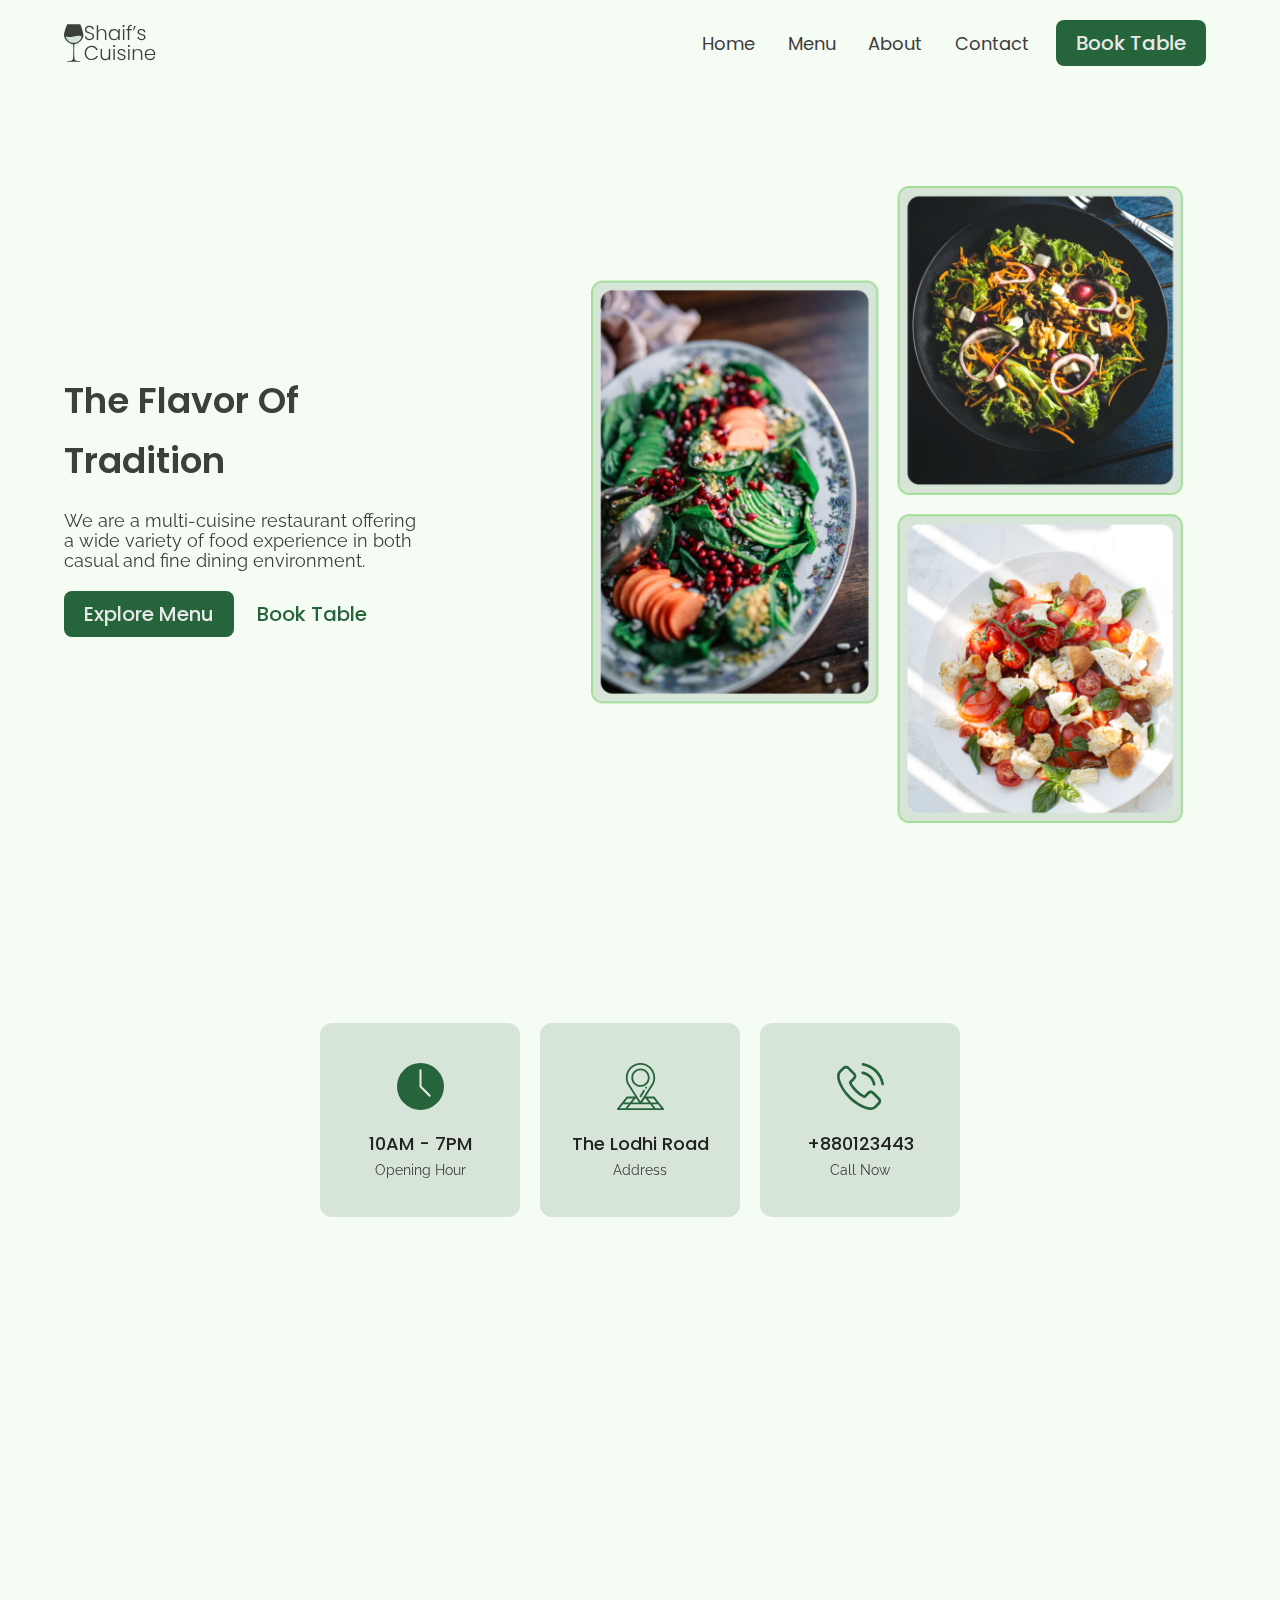
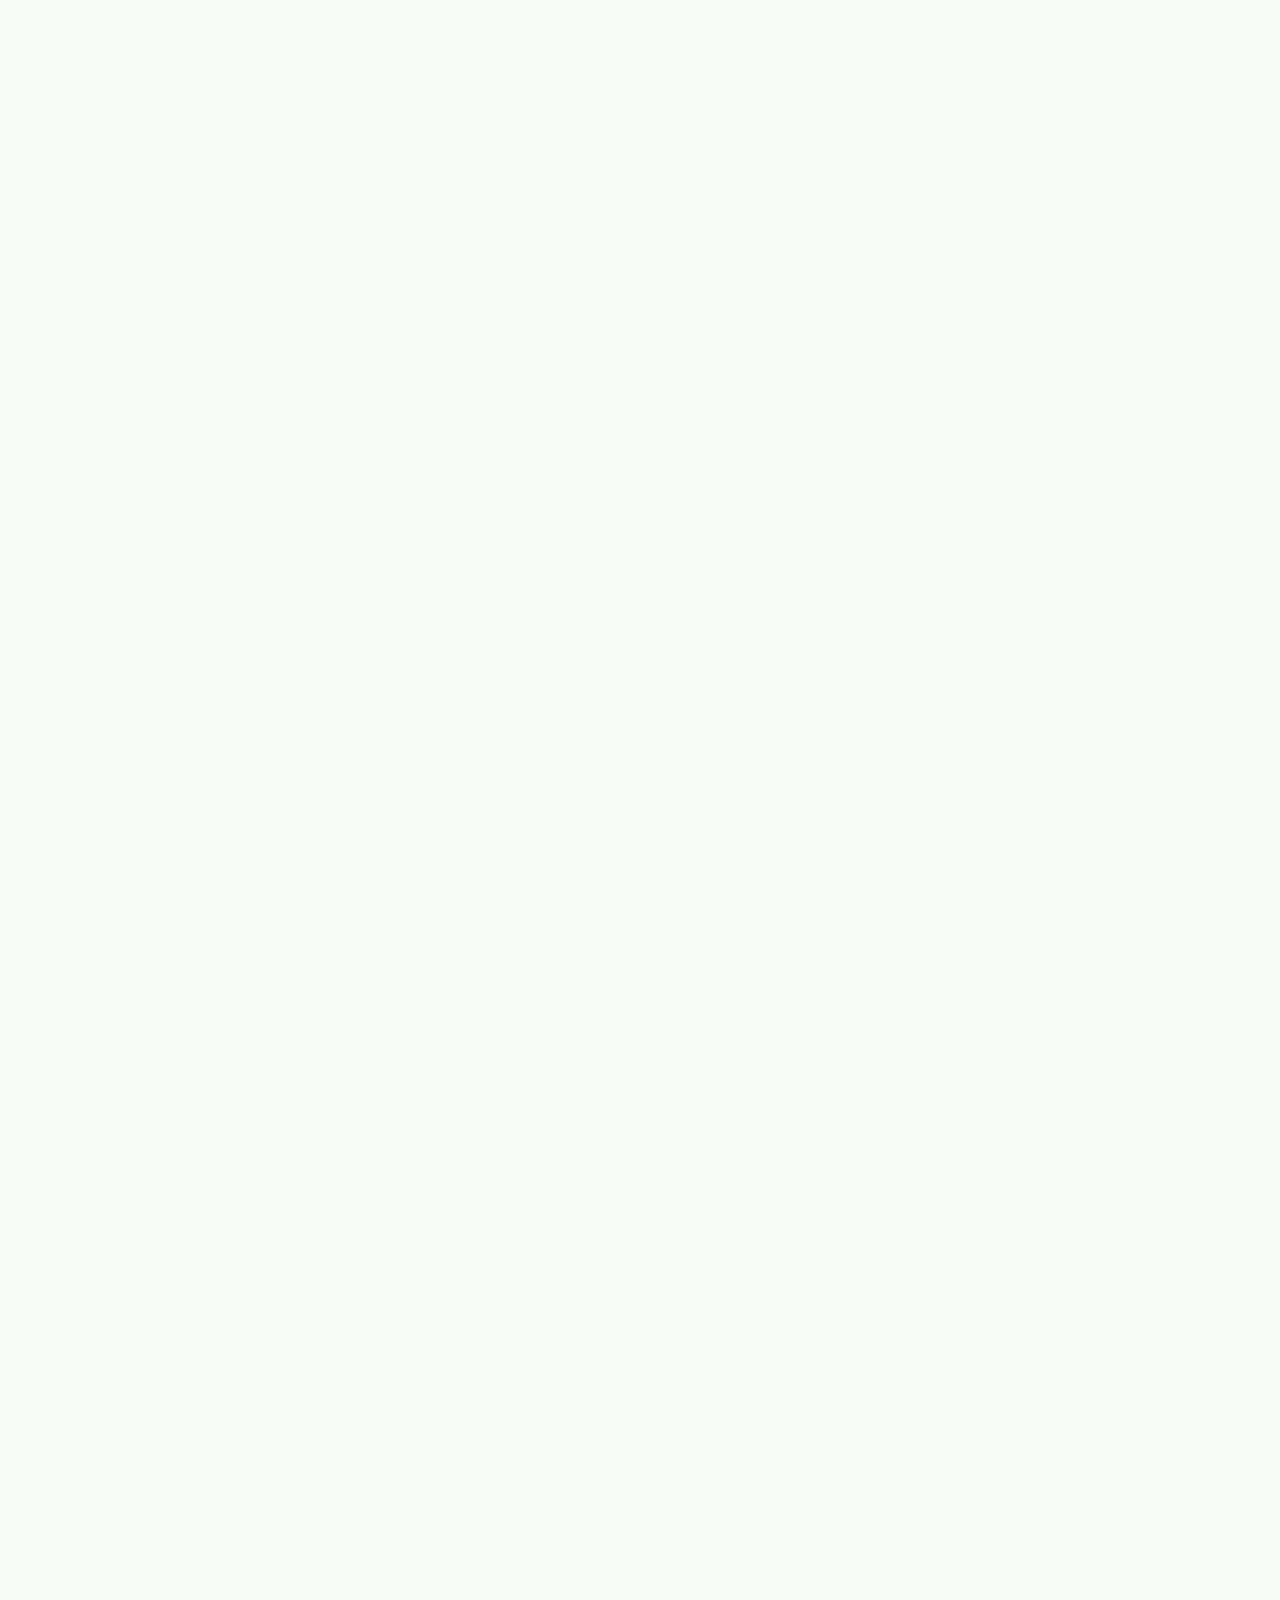
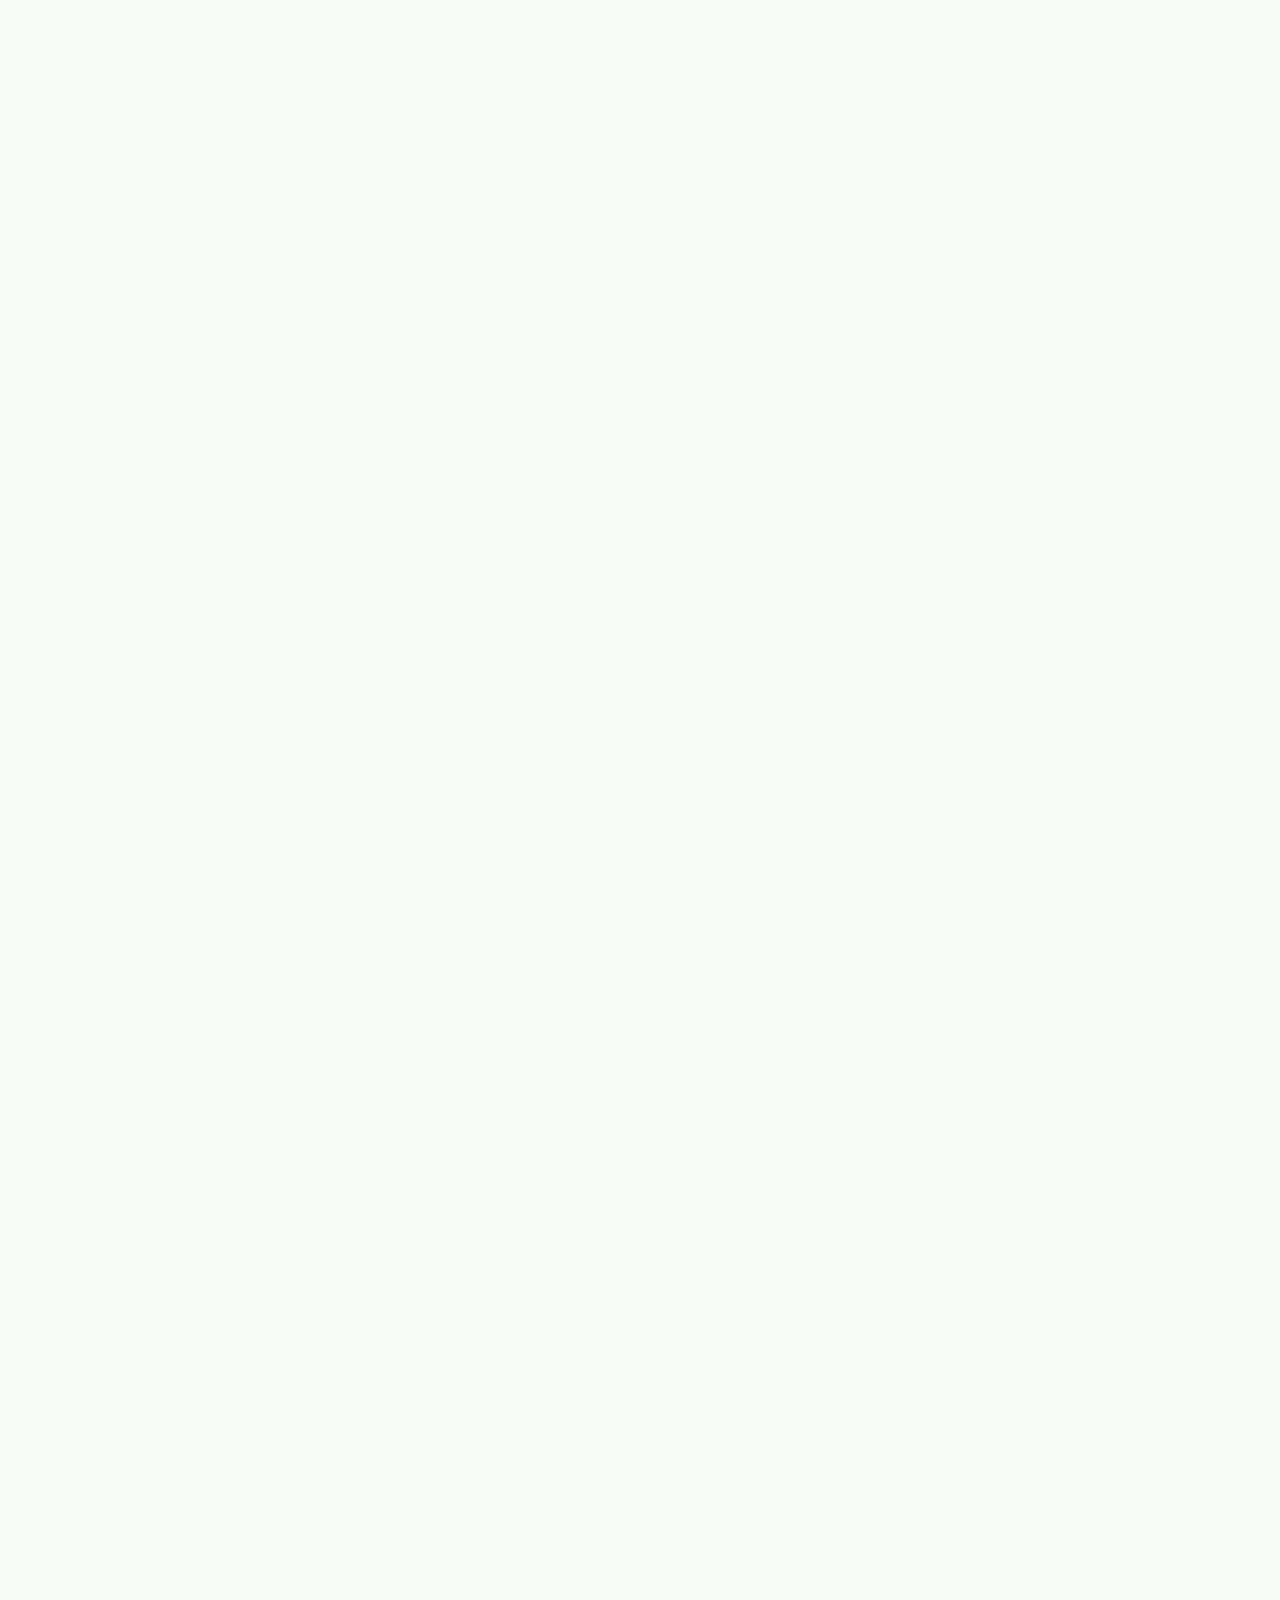
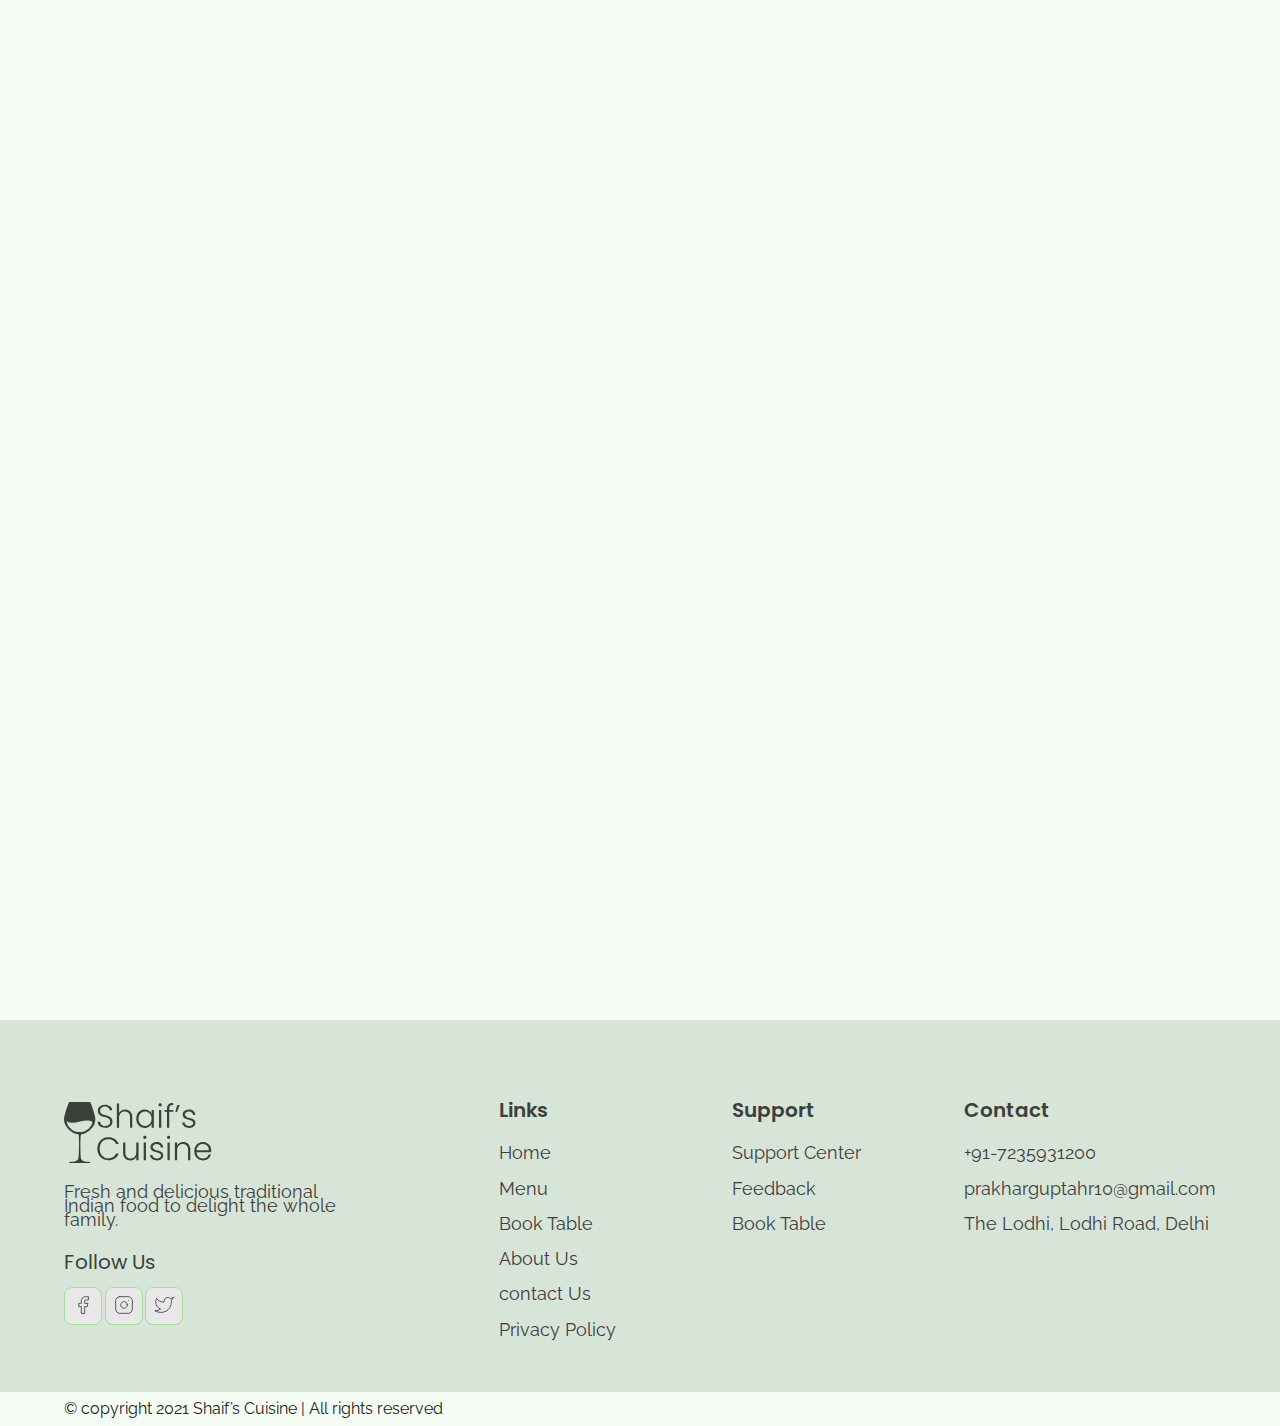
<file: index.html>
<!DOCTYPE html>
<html lang="en">
<head>
    <meta charset="UTF-8">
    <meta http-equiv="X-UA-Compatible" content="IE=edge">
    <meta name="viewport" content="width=device-width, initial-scale=1.0">
    <title>Home | shaif-s-cuisine </title>
    <link rel="stylesheet" href="/reset.css">
    <link rel="stylesheet" href="/gloabal.css">
    <link rel="stylesheet" href="/component.css">
    <link rel="stylesheet" href="/home.css">
    <link rel="shortcut icon" href="./images/favicon.ico" type="image/x-icon">
    <!-- aos css -->
    <link rel="stylesheet" href="https://unpkg.com/aos@next/dist/aos.css" />
    <!-- custom script -->
    <script src="./index1.js" defer></script>
    
</head>
<body>
    <!-- nav section -->
    <div class="nav">
        <div class="container">
            <div class="nav-wrapper">
                <a href="./index.html" class="logo">
                    <img src="./images/logo.svg" alt="shaif-s-cuisine" loading="lazy">
                </a>
                <nav>

                    <!-- hamburger icon -->
                    <div class="nav-icon">
                        <svg xmlns="http://www.w3.org/2000/svg" width="24" height="24" viewBox="0 0 24 24" fill="none"
                        stroke="currentColor" stroke-width="2" stroke-linecap="round" stroke-linejoin="round"
                        class="feather feather-menu">
                        <line x1="3" y1="12" x2="21" y2="12" />
                        <line x1="3" y1="6" x2="21" y2="6" />
                        <line x1="3" y1="18" x2="21" y2="18" />
                        </svg>
                    </div>

                    <!-- for mobile view slider ** -->
                    <div class="nav-bgOverlay"></div>

                    <ul class="nav-list ">
                    
                        <!-- cross icon -->
                        <div class="nav-close">
                            <svg  xmlns="http://www.w3.org/2000/svg" width="24" height="24" viewBox="0 0 24 24" fill="none"
                            stroke="currentColor" stroke-width="2" stroke-linecap="round" stroke-linejoin="round"
                            class="feather feather-x">
                            <line x1="18" y1="6" x2="6" y2="18" />
                            <line x1="6" y1="6" x2="18" y2="18" />
                            </svg>
                        </div>

                        <!-- nav-list headings -->
                        <div class="nav-list-wrapper">

                            <li> <a href="./index.html" class="nav-link">Home</a></li>

                            <li><a href="./menu.html" class="nav-link">Menu</a></li>

                            <li><a href="./about.html" class="nav-link">About</a></li>

                            <li><a href="./contact.html" class="nav-link">Contact</a></li>

                            <li><a href="./booking.html" class="btn primary-btn">Book Table</a></li>
                        </div>
                    </ul>
                </nav>
            </div>
        </div>
    </div>
    <!-- end of nav section -->



    
    <!-- start of hero section -->
    <section id="hero">
        <div class="container">
            <div class="hero-wrapper">
                <!-- left section -->
                <div class="hero-left" data-aos="fade-left">
                    <div class="hero-left-wrapper">
                        <!-- left-main-heading -->
                        <h1 class="hero-heading">
                            The flavor of tradition
                        </h1>
                        <!-- left-para-content -->
                        <p class="hero-info">
                            We are a multi-cuisine restaurant offering a wide 
                            variety of food experience in both casual and fine 
                            dining environment.
                        </p>
                        <!-- left-button-section -->
                        <div class="button-wrapper">
                            <!-- Explore Menu button -->
                            <a href="" class="btn primary-btn">Explore Menu</a>
                            <!-- book table link -->
                            <a href="" class="btn">Book Table</a>
                        </div>
                    </div>
                </div>
                <!-- right section -->
                <div class="hero-right" data-aos="fade-right">
                    <div class="hero-image-wrapper">
                        <img src="./images/heroImg.png" alt="Food image" loading="lazy">
                    </div>
                </div>
            </div>
        </div>
    </section>
    <!-- end of hero section -->




    <!-- store info start-->
    <section id="store-info" data-aos="fade-up">
        <div class="container">
            <div class="store-info-wrapper">
                <!-- icon 1 div -->
                <div class="store-info-item">
                    <!-- image div -->
                    <div class="store-info-icon">
                        <img src="/images/wall-clock-icon.svg" alt="" loading="lazy">
                    </div>
                    <!-- timing -->
                    <h3 class="store-info-title">
                        10AM - 7PM
                    </h3>
                    <!-- content -->
                    <p class="store-info-text">
                        Opening Hour
                    </p>
                </div>
                <!-- icon 2 div -->
                <div class="store-info-item">
                    <!-- image div -->
                    <div class="store-info-icon">
                        <img src="/images/address-icon.svg" alt="" loading="lazy">
                    </div>
                    <!-- timing -->
                    <h3 class="store-info-title">
                        The Lodhi Road
                    </h3>
                    <!-- content -->
                    <p class="store-info-text">
                        Address
                    </p>
                </div>
                <!-- icon-3 div -->
                <div class="store-info-item">
                    <!-- image div -->
                    <div class="store-info-icon">
                        <img src="/images/phone-icon.svg" alt="" loading="lazy">
                    </div>
                    <!-- timing -->
                    <h3 class="store-info-title">
                        +880123443
                    </h3>
                    <!-- content -->
                    <p class="store-info-text">
                        Call Now
                    </p>
                </div>
            </div>
        </div>
    </section>
    <!-- store info end -->




    <!-- special section start -->
    <section id="our-special" data-aos="fade-up">

        <div class="container">

            <div class="our-special-wrapper">

                <!-- left section -->
                <div class="our-special-left">

                    <!-- food-1  -->
                    <div class="our-special-item">

                        <div class="our-special-item-image">
                            <img src="./images/food-3.png" alt="" loading="lazy">
                        </div>

                        <h2 class="our-special-item-title">Sweet Potato Fries Bowl</h2>

                        <h3 class="our-special-item-price">$18</h3>

                        <div class="our-special-item-star">
                            <img src="./images/3star.png" alt="3star" loading="lazy">
                        </div>

                        <p class="our-special-item-text">
                            These Sweet Potato Fries bowl are a glorious, 
                            messy plate of goodness. Crispy sweet potato 
                            fries loaded with lots of fresh summer vegetables 
                            and a lime ranch. By adding a seasoning blend 
                            with chipotle powder, garlic, and onion, these 
                            spicy sweet potato fries are full of flavor.
                        </p>
                    </div>

                    <!-- food-2 -->
                    <div class="our-special-item">

                        <div class="our-special-item-image">
                            <img src="./images/food-1.png" alt="" loading="lazy">
                        </div>

                        <h2 class="our-special-item-title">Vegan Salad bowl</h2>

                        <h3 class="our-special-item-price">$18</h3>

                        <div class="our-special-item-star">
                            <img src="./images/3star.png" alt="3star" loading="lazy">
                        </div>

                        <p class="our-special-item-text">
                            Vegan salad bowl are immensely satisfying with any 
                            combination of whole grains, pulses, noodles, raw 
                            or cooked fruits, and veggies all topped off with 
                            a delicious sauce or dressing – each bite is an 
                            explosion of flavors and textures.
                        </p>
                    </div>

                </div>

                <!-- right section -->
                <div class="our-special-right">

                    <h2 class="our-special-right-title">Our Specials</h2>

                    <p class="our-special-right-text">
                        All of our food is prepared daily at 
                        our restaurants to ensure the highest
                        quality, freshest meals are delivered 
                        to our customers
                    </p>

                    <a href="./booking.html" class="btn primary-btn">Book Table</a>
                </div>

            </div>

        </div>
    </section>
    <!-- special section end -->




    <!-- top dishes section start -->
    <section id="dish-grid" data-aos="fade-up">
        <div class="container">
            <h2 class="dish-grid-title">Top Dishes</h2>
            <div class="dish-grid-wrapper">

                <!-- item no -1 -->
                <div class="dish-grid-item">

                    <!-- food image -->
                    <div class="dish-grid-item-image">
                        <img src="./images/food-1.png" alt="" loading="lazy">
                    </div>

                    <!-- desc wrap -->
                    <div class="dish-grid-item-info">
                        <!-- dish name -->
                        <h3 class="dish-grid-item-title">Vegan Salad bowl</h3>
                        <!-- dish price -->
                        <h3 class="dish-grid-item-price">$12</h3>
                        <!-- dish rating -->
                        <div class="dish-grid-item-star">
                            <img src="./images/3star.png" alt="">
                        </div>
                    </div>
                </div>

                <!-- item no-2 -->
                <div class="dish-grid-item">
                    
                    <!-- food image -->
                    <div class="dish-grid-item-image">
                        <img src="./images/food-2.png" alt="" loading="lazy">
                    </div>

                    <!-- desc wrap -->
                    <div class="dish-grid-item-info">
                        <!-- dish name -->
                        <h3 class="dish-grid-item-title">Vegan Pesto Zoodles</h3>
                        <!-- dish price -->
                        <h3 class="dish-grid-item-price">$20</h3>
                        <!-- dish rating -->
                        <div class="dish-grid-item-star">
                            <img src="./images/3star.png" alt="">
                        </div>
                    </div>
                </div>

                <!-- item no-3 -->
                <div class="dish-grid-item">
                    
                    <!-- food image -->
                    <div class="dish-grid-item-image">
                        <img src="./images/food-7.png" alt="" loading="lazy">
                    </div>

                    <!-- desc wrap -->
                    <div class="dish-grid-item-info">
                        <!-- dish name -->
                        <h3 class="dish-grid-item-title">Hot Green Bowl</h3>
                        <!-- dish price -->
                        <h3 class="dish-grid-item-price">$15</h3>
                        <!-- dish rating -->
                        <div class="dish-grid-item-star">
                            <img src="./images/3star.png" alt="">
                        </div>
                    </div>
                </div>

            </div>
        </div>
    </section>
    <!-- top dishes section end -->




    <!-- discount section start -->
    <section id="discount" data-aos="fade-up">
        <div class="container">
            
            <div class="discount-wrapper">

                <div class="discount-image">

                    <!-- image 1 -->
                    <div class="discount-image-1">
                        <img src="./images/food-5.png" loading="lazy" alt="">
                    </div>
                    <!-- image 2 -->
                    <div class="discount-image-2">
                        <img src="./images/food-6.png" loading="lazy" alt="">
                    </div>
                    <!-- image-3 -->
                    <div class="discount-image-3">
                        <img src="./images/food-4.png" loading="lazy" alt="">
                    </div>

                </div>

                <div class="discount-info">

                    <h3 class="discount-text">20% off</h3>

                    <h3 class="discount-title">Demo Dish For Discount</h3>

                    <h3 class="discount-price">
                        <span class="discount-old-price">$45
                        </span>
                        <span class="discount-new-price">$35</span>
                    </h3>

                    <div class="discount-star">
                        <img src="./images/3star.png" loading="lazy" alt="">
                    </div>

                    <a href="./booking.html" class="btn primary-btn">Book Table</a>

                </div>

            </div>
        </div>
    </section>
    <!-- discount section end -->




    <!-- Event Media section start -->
    <section id="event-media" data-aos="fade-up">
        <div class="container">
            <div class="event-media-wrapper">

                <div class="event-media-1">
                    <img src="./images/eventsMedia1.png" alt="">

                    <a href="#" class="event-media-1-play-button">
                        <img src="./images/playIcon.svg" alt="play-button">
                    </a>
                </div>

                <div class="event-media-2">
                    <img src="./images/eventsMedia2.png" alt="">
                </div>

            </div>
        </div>
    </section>
    <!-- Event Media section end -->




    <!-- event info section start -->
    <section id="event-info" data-aos="fade-up">
        <div class="container">
            <div class="event-info-wrapper">

                <div class="event-info-left">

                    <div class="event-info-item">

                        <div class="event-info-item-image">
                            <img src="./images/event-corporate.png" loading="lazy" alt="">
                        </div>

                        <div class="event-info-item-info">
                            <h2 class="event-info-item-title">Corporate Events</h2>
                            <p class="event-info-item-text">
                                Shaif's Cuisine is the perfect
                                venue for your corporate events.
                                We specialize in private parties.
                            </p>
                        </div>

                    </div>

                    <div class="event-info-item">
                        <div class="event-info-item-image">
                            <img src="./images/event-weedings.png" alt="">
                        </div>
                        <div class="event-info-item-info">
                            <h2 class="event-info-item-title">Weddings</h2>
                            <p class="event-info-item-text">
                                Shaif's Cuisine offers an intimately
                                unique weding experience set in a 
                                spectacular setting that is sophisticated 
                                and comfortable.
                            </p>
                        </div>
                    </div>

                </div>

                <div class="event-info-right">
                    <h2 class="event-info-title">Book For Events</h2>
                    <p class="event-info-text">
                        Book your private event or
                        corporate function at Shaif's cuisine to
                        experience a truly unique experience.
                    </p>
                    <a href="./contact.html" class="btn primary-btn">Contact Now</a>
                </div>
            </div>
        </div>
    </section>
    <!-- event info section end -->




    <!-- why us section start -->
    <section id="why-us">
        <div class="container">
            <div class="why-us-wrapper">

                <div class="why-us-left" data-aos="fade-right">
                    <h2 class="why-us-title">Why Choose Our Food</h2>
                    <p class="why-us-text">
                        Quality of Service, Food, Ambiance, and Value of Money
                        are the primary elements for choosing a restaurant. Shaif's
                        Cuisine is one of the most exquisite fine-dinning restaurant 
                        in Chittagong cities with a captivating view of GEC Hills, perfect
                        ambiance, and scrumptious food.
                    </p>
                </div>

                <div class="why-us-right" data-aos="fade-left">
                    <div class="why-us-item-wrapper">

                        <div class="why-us-item">
                            <div class="why-us-item-icon">
                                <img src="./images/whyUs-icon1.svg" loading="lazy" alt="quality food">
                            </div>
                            <p class="why-us-item-text">Quality food</p>
                        </div>

                        <div class="why-us-item">
                            <div class="why-us-item-icon">
                                <img src="./images/whyUs-icon2.svg" loading="lazy" alt="quality food">
                            </div>
                            <p class="why-us-item-text">Classical taste</p>
                        </div>

                        <div class="why-us-item">
                            <div class="why-us-item-icon">
                                <img src="./images/whyUs-icon3.svg" loading="lazy" alt="quality food">
                            </div>
                            <p class="why-us-item-text">Skilled chef</p>
                        </div>

                        <div class="why-us-item">
                            <div class="why-us-item-icon">
                                <img src="./images/whyUs-icon4.svg" loading="lazy" alt="quality food">
                            </div>
                            <p class="why-us-item-text">Best service</p>
                        </div>
                    </div>
                </div>
            </div>
        </div>
    </section>
    <!-- why us section end -->




    <!-- testimonial section start -->
    <section class="testimonial" data-aos="fade-up">
        <div class="container">
            <div class="testimonial-wrapper">
                <h2 class="testimonial-title">What Our Customers Say</h2>
                <div class="testimonial-item-wrapper">

                    <!-- person 1 review -->
                    <div class="testimonial-item">

                        <div class="testimonial-item-image">
                            <img src="./images/testimonial_img1.png" loading="lazy" alt="">
                        </div>
                        
                        <div class="testimonial-item-info">

                            <h3 class="testimonial-item-name">Sayed Ahmed</h3>

                            <div class="testimonial-item-star">
                                <img src="./images/3star.png" loading="lazy" alt="">
                            </div>

                            <p class="testimonial-item-text">
                                “Visited Shaif’s Cuisine with friends last Sunday. 
                                Really lovely meal and very warm welcome 
                                – we would recommend this lovely restaurant 
                                and will try to go back again”
                            </p>
                        </div>

                    </div>
                    <!-- person 2 review -->
                    <div class="testimonial-item">

                        <div class="testimonial-item-image">
                            <img src="./images/testi-2.jpg" loading="lazy" alt="">
                        </div>
                        
                        <div class="testimonial-item-info">
                            <!-- name -->
                            <h3 class="testimonial-item-name">Fahim & Nishat</h3>
                            <!-- rating -->
                            <div class="testimonial-item-star">
                                <img src="./images/3star.png" loading="lazy" alt="">
                            </div>
                            <!-- desc -->
                            <p class="testimonial-item-text">
                                “A warm and friendly welcome with fantastic customer service.
                                 Always great, tasty food served piping hot- just the way we 
                                 love it . Would definitely recommend. We have been repeatedly
                                 and it's consistently exceeded our expectations"
                            </p>
                        </div>
                    </div>
                    <!-- person 3 review -->
                    <div class="testimonial-item">

                        <div class="testimonial-item-image">
                            <img src="./images/testi-4.jpg" loading="lazy" alt="">
                        </div>
                        
                        <div class="testimonial-item-info">
                            <h3 class="testimonial-item-name">Arfan</h3>
                            <div class="testimonial-item-star">
                                <img src="./images/3star.png" loading="lazy" alt="">
                            </div>
                            <p class="testimonial-item-text">
                                “I would just like to say thank you for the excellent 
                                service we received in your restaurant last night. Although 
                                the place was very busy we still had an excellent time and 
                                really appreciated the live entertainment too!“
                            </p>
                        </div>
                    </div>
                    <!-- person 4 review -->
                    <div class="testimonial-item">

                        <div class="testimonial-item-image">
                            <img src="./images/testi-5.jpg" loading="lazy" alt="">
                        </div>
                        
                        <div class="testimonial-item-info">
                            <h3 class="testimonial-item-name">Hussain</h3>
                            <div class="testimonial-item-star">
                                <img src="./images/3star.png" loading="lazy" alt="">
                            </div>
                            <p class="testimonial-item-text">
                                "from start to finish, lovely experience. Hostess 
                                very pleasant, wait staff john was wonderful and 
                                attentive, food plentiful and delicious, desserts 
                                out of this world"
                            </p>
                        </div>
                    </div>
                </div>
            </div>
        </div>
    </section>
    <!-- testimonial section end -->




    <!-- newsletter section start -->
    <section id="news-letter" data-aos="fade-up">
        <div class="container">
            <div class="news-letter-wrapper">

                <div class="news-letter-info">
                    <h3 class="news-letter-title">Join Newsletter</h3>
                    <p class="news-letter-text">Get notified with the latest
                        news and recent offers from the “Shaif’s Cuisine”
                    </p>
                </div>

                <div class="news-letter-form">
                    <form name="news-letter" netlify>
                        <label for="email">
                            <input type="email" name="" id="" placeholder="Your Email Address" required>
                        </label>
                        <button type="submit">Join</button>
                    </form>
                </div>
            </div>
        </div>
    </section>
     <!-- newsletter section end -->




    <!-- start of footer -->
    <footer>
        <div class="container">
            <div class="footer-wrapper">

                <!-- footer-column-1 -->
                <div class="footer-col-1">

                    <!-- logo image -->
                    <div class="footer-logo">
                        <img src="/images/logo.svg" alt="" loading="lazy">
                    </div>

                    <!-- footer description -->
                    <p class="footer-desc">
                        Fresh and delicious traditional Indian food to delight the whole family.
                    </p>

                    <!-- short heading -->
                    <div class="footer-social">
                        
                            <h4 class="footer-social-title">Follow Us</h4>

                        <!--social icon list  -->
                            <ol>
                                <li>
                                <!-- facebook icon -->
                                <a href="#">
                                    <svg
                                    xmlns="http://www.w3.org/2000/svg"
                                    width="24"
                                    height="24"
                                    viewBox="0 0 24 24"
                                    fill="none"
                                    stroke="currentColor"
                                    stroke-width="1"
                                    stroke-linecap="round"
                                    stroke-linejoin="round"
                                    class="feather feather-facebook"
                                    >
                                    <path d="M18 2h-3a5 5 0 0 0-5 5v3H7v4h3v8h4v-8h3l1-4h-4V7a1 1 0 0 1 1-1h3z" />
                                    </svg>
                                </a>
                                <!-- instagram icon -->
                                <a href="#">
                                    <svg
                                    xmlns="http://www.w3.org/2000/svg"
                                    width="24"
                                    height="24"
                                    viewBox="0 0 24 24"
                                    fill="none"
                                    stroke="currentColor"
                                    stroke-width="1"
                                    stroke-linecap="round"
                                    stroke-linejoin="round"
                                    class="feather feather-instagram"
                                    >
                                    <rect x="2" y="2" width="20" height="20" rx="5" ry="5" />
                                    <path d="M16 11.37A4 4 0 1 1 12.63 8 4 4 0 0 1 16 11.37z" />
                                    <line x1="17.5" y1="6.5" x2="17.51" y2="6.5" />
                                    </svg>
                                </a>
                                <!--twitter icon  -->
                                <a href="#">
                                    <svg
                                    xmlns="http://www.w3.org/2000/svg"
                                    width="24"
                                    height="24"
                                    viewBox="0 0 24 24"
                                    fill="none"
                                    stroke="currentColor"
                                    stroke-width="1"
                                    stroke-linecap="round"
                                    stroke-linejoin="round"
                                    class="feather feather-twitter"
                                    >
                                    <path d="M23 3a10.9 10.9 0 0 1-3.14 1.53 4.48 4.48 0 0 0-7.86 3v1A10.66 10.66 0 0 1 3 4s-4 9 5 13a11.64 11.64 0 0 1-7 2c9 5 20 0 20-11.5a4.5 4.5 0 0 0-.08-.83A7.72 7.72 0 0 0 23 3z" />
                                    </svg>
                                </a>
                                </li>
                            </ol>

                    </div>

                </div>

                <!-- footer-column 2 -->
                <div class="footer-col-2">
                    <!--column-2-heading -->
                    
                        <h3 class="footer-text-title">Links</h3>
                    
                    <ol class="footer-text">
                        <li>
                            <a href="./index.html">Home</a>
                        </li>
                        <li>
                            <a href="./menu.html">Menu</a>
                        </li>
                        <li>
                            <a href="./booking.html">Book Table</a>
                        </li>
                        <li>
                            <a href="./about.html">About Us</a>
                        </li>
                        <li>
                            <a href="./contact.html">contact Us</a>
                        </li>
                        <li>
                            <a href="#">Privacy Policy</a>
                        </li>
                    </ol>
                </div>

                <!-- footer-column-3 -->
                <div class="footer-col-3">
                    <!--column-3-heading -->
                    <h3 class="footer-text-title">Support</h3>

                    <!-- list items -->
                    <ol class="footer-text">

                        <li>
                            <a href="./index.html">Support Center</a>
                        </li>

                        <li>
                            <a href="./menu.html">Feedback</a>
                        </li>

                        <li>
                            <a href="./booking.html">Book Table</a>
                        </li>
                    </ol>
                </div>

                <!-- footer-column-4 -->
                <div class="footer-col-4">
                    <!--column-4-heading -->
                    <h3 class="footer-text-title">Contact</h3>
                    
                    <!-- list items -->
                    <ol class="footer-text">

                        <li>
                            <a href="tel:+91-7235931200">+91-7235931200</a>
                        </li>

                        <li>
                            <a href="mailto:prakharguptahr10@gmail.com">prakharguptahr10@gmail.com</a>
                        </li>

                        <li>
                            <a href="#">The Lodhi, Lodhi Road, Delhi</a>
                        </li>
                    </ol>
                </div>
            </div>
        </div>
    </footer>

        <!-- copyright data -->
        <div id="copyright">
            <div class="container">
                <p class="copyright-text">
                    © copyright 2021 Shaif’s Cuisine | All rights reserved
                </p>
            </div>
        </div>
    <!-- end of footer -->

    


    <!-- aos script -->
    <script src="https://unpkg.com/aos@next/dist/aos.js" ></script>
    
</body>
</file>
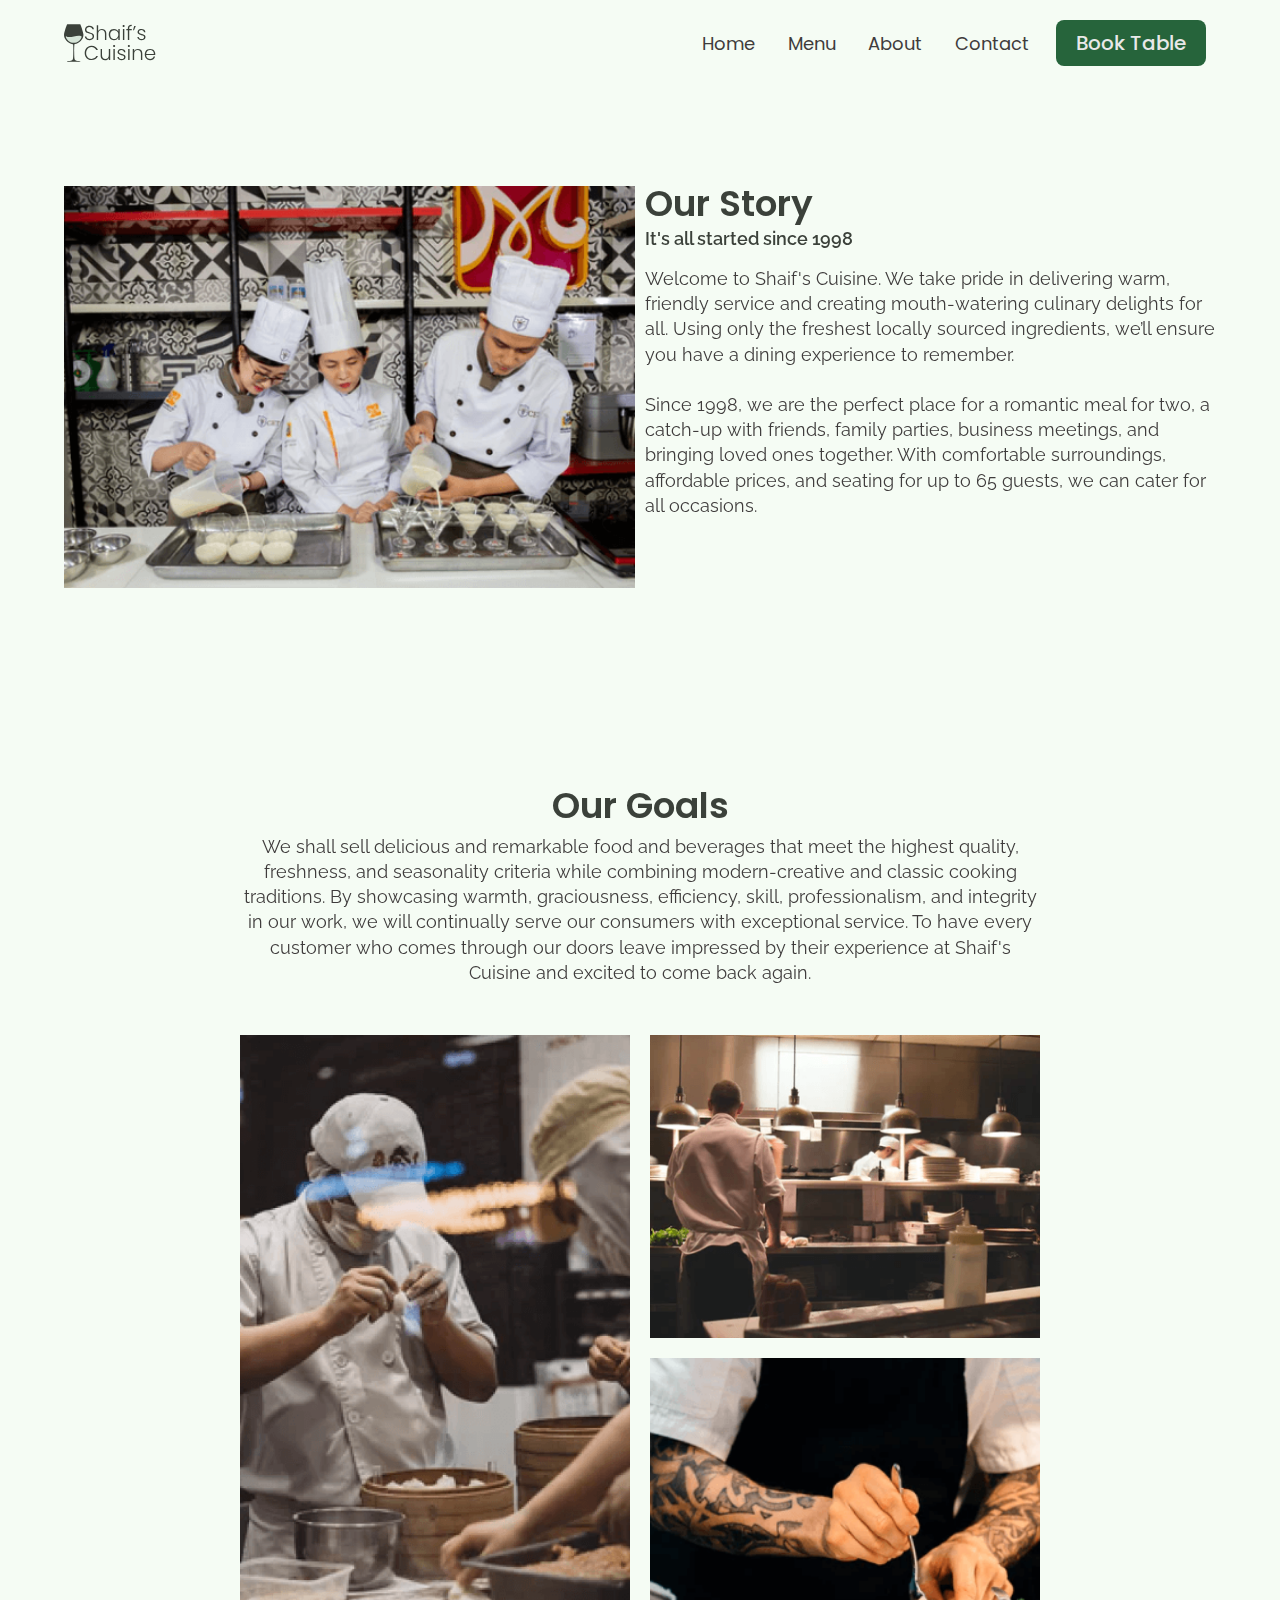
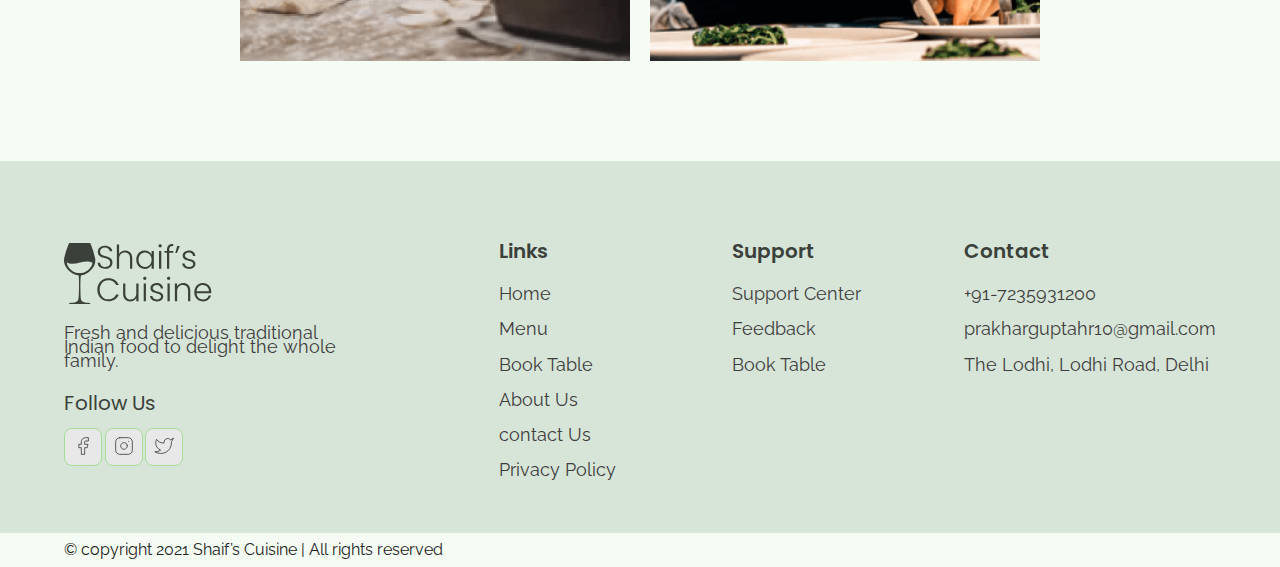
<file: about.html>
<!DOCTYPE html>
<html lang="en">
<head>
    <meta charset="UTF-8">
    <meta http-equiv="X-UA-Compatible" content="IE=edge">
    <meta name="viewport" content="width=device-width, initial-scale=1.0">
    <title> About | shaif-s-cuisine </title>
    <link rel="stylesheet" href="/reset.css">
    <link rel="stylesheet" href="/gloabal.css">
    <link rel="stylesheet" href="/component.css">
    <link rel="stylesheet" href="/about.css">
    <!-- aos css -->
    <link rel="stylesheet" href="https://unpkg.com/aos@next/dist/aos.css" />
    <!-- custom script -->
    <script src="./index1.js" defer></script>
    
</head>
<body>
    <!-- nav section -->
    <div class="nav">
        <div class="container">
            <div class="nav-wrapper">
                <a href="./index.html" class="logo">
                    <img src="./images/logo.svg" alt="shaif-s-cuisine">
                </a>
                <nav>

                    <!-- hamburger icon -->
                    <div class="nav-icon">
                        <svg xmlns="http://www.w3.org/2000/svg" width="24" height="24" viewBox="0 0 24 24" fill="none"
                        stroke="currentColor" stroke-width="2" stroke-linecap="round" stroke-linejoin="round"
                        class="feather feather-menu">
                        <line x1="3" y1="12" x2="21" y2="12" />
                        <line x1="3" y1="6" x2="21" y2="6" />
                        <line x1="3" y1="18" x2="21" y2="18" />
                        </svg>
                    </div>

                    <!-- for mobile view slider ** -->
                    <div class="nav-bgOverlay"></div>

                    <ul class="nav-list ">
                    
                        <!-- cross icon -->
                        <div class="nav-close">
                            <svg  xmlns="http://www.w3.org/2000/svg" width="24" height="24" viewBox="0 0 24 24" fill="none"
                            stroke="currentColor" stroke-width="2" stroke-linecap="round" stroke-linejoin="round"
                            class="feather feather-x">
                            <line x1="18" y1="6" x2="6" y2="18" />
                            <line x1="6" y1="6" x2="18" y2="18" />
                            </svg>
                        </div>

                        <!-- nav-list headings -->
                        <div class="nav-list-wrapper">

                            <li> <a href="./index.html" class="nav-link">Home</a></li>

                            <li><a href="./index.html" class="nav-link">Menu</a></li>

                            <li><a href="./index.html" class="nav-link">About</a></li>

                            <li><a href="./index.html" class="nav-link">Contact</a></li>

                            <li><a href="./booking.html" class="btn primary-btn">Book Table</a></li>
                        </div>
                    </ul>
                </nav>
            </div>
        </div>
    </div>
    <!-- end of nav section -->




    <!-- our story section start -->
    <section id="our-story" data-aos="fade-up">
        <div class="container">
            <div class="our-story-wrapper">

                <div class="our-story-image">
                    <img src="./images/ourStoryImg.png" loading="lazy" alt="">

                </div>

                <div class="our-story-info">
                    <h3 class="our-story-title">Our Story</h3>
                    <p class="our-story-subtitle">It's all started since 1998</p>
                    <p class="our-story-text">
                        Welcome to Shaif's Cuisine. We take pride in 
                        delivering warm, friendly service and creating
                        mouth-watering culinary delights for all. Using
                        only the freshest locally sourced ingredients, 
                        we’ll ensure you have a dining experience to remember.
                        <br>
                        <br>
                        Since 1998, we are the perfect place for a romantic meal 
                        for two, a catch-up with friends, family parties, business 
                        meetings, and bringing loved ones together. With comfortable 
                        surroundings, affordable prices, and seating for up to 65 guests, 
                        we can cater for all occasions.
                    </p>
                </div>
            </div>
        </div>
    </section>
    <!--  our story section end-->




    <!--  our goal section start-->
<section id="our-goal" data-aos="fade-down">
    <div class="container">
        <div class="our-goal-info">
            <h3 class="our-goal-title">Our Goals</h3>
            <p class="our-goal-text">
                We shall sell delicious and remarkable food and 
                beverages that meet the highest quality, freshness,
                and seasonality criteria while combining modern-creative
                and classic cooking traditions. By showcasing warmth, 
                graciousness, efficiency, skill, professionalism, and 
                integrity in our work, we will continually serve our
                consumers with exceptional service. To have every customer
                who comes through our doors leave impressed by their experience 
                at Shaif's Cuisine and excited to come back again.
            </p>
        </div>
        <div class="our-goal-image-wrapper">
            <div class="our-goal-image-1">
                <img src="./images/ourGoals_img1.png" loading="lazy" alt="">
            </div>

            <div class="our-goal-image-2">
                <img src="./images/ourGoals_img2.png" loading="lazy" alt="">
            </div>

            <div class="our-goal-image-3">
                <img src="./images/ourGoals_img3.png" loading="lazy" alt="">
            </div>
        </div>
    </div>
</section>
    <!--  our goal section end-->

    <!-- start of footer -->
    <footer>
        <div class="container">
            <div class="footer-wrapper">

                <!-- footer-column-1 -->
                <div class="footer-col-1">

                    <!-- logo image -->
                    <div class="footer-logo">
                        <img src="/images/logo.svg" alt="">
                    </div>

                    <!-- footer description -->
                    <p class="footer-desc">
                        Fresh and delicious traditional Indian food to delight the whole family.
                    </p>

                    <!-- short heading -->
                    <div class="footer-social">
                        
                            <h4 class="footer-social-title">Follow Us</h4>

                        <!--social icon list  -->
                            <ol>
                                <li>
                                <!-- facebook icon -->
                                <a href="#">
                                    <svg
                                    xmlns="http://www.w3.org/2000/svg"
                                    width="24"
                                    height="24"
                                    viewBox="0 0 24 24"
                                    fill="none"
                                    stroke="currentColor"
                                    stroke-width="1"
                                    stroke-linecap="round"
                                    stroke-linejoin="round"
                                    class="feather feather-facebook"
                                    >
                                    <path d="M18 2h-3a5 5 0 0 0-5 5v3H7v4h3v8h4v-8h3l1-4h-4V7a1 1 0 0 1 1-1h3z" />
                                    </svg>
                                </a>
                                <!-- instagram icon -->
                                <a href="#">
                                    <svg
                                    xmlns="http://www.w3.org/2000/svg"
                                    width="24"
                                    height="24"
                                    viewBox="0 0 24 24"
                                    fill="none"
                                    stroke="currentColor"
                                    stroke-width="1"
                                    stroke-linecap="round"
                                    stroke-linejoin="round"
                                    class="feather feather-instagram"
                                    >
                                    <rect x="2" y="2" width="20" height="20" rx="5" ry="5" />
                                    <path d="M16 11.37A4 4 0 1 1 12.63 8 4 4 0 0 1 16 11.37z" />
                                    <line x1="17.5" y1="6.5" x2="17.51" y2="6.5" />
                                    </svg>
                                </a>
                                <!--twitter icon  -->
                                <a href="#">
                                    <svg
                                    xmlns="http://www.w3.org/2000/svg"
                                    width="24"
                                    height="24"
                                    viewBox="0 0 24 24"
                                    fill="none"
                                    stroke="currentColor"
                                    stroke-width="1"
                                    stroke-linecap="round"
                                    stroke-linejoin="round"
                                    class="feather feather-twitter"
                                    >
                                    <path d="M23 3a10.9 10.9 0 0 1-3.14 1.53 4.48 4.48 0 0 0-7.86 3v1A10.66 10.66 0 0 1 3 4s-4 9 5 13a11.64 11.64 0 0 1-7 2c9 5 20 0 20-11.5a4.5 4.5 0 0 0-.08-.83A7.72 7.72 0 0 0 23 3z" />
                                    </svg>
                                </a>
                                </li>
                            </ol>

                    </div>

                </div>

                <!-- footer-column 2 -->
                <div class="footer-col-2">
                    <!--column-2-heading -->
                    
                        <h3 class="footer-text-title">Links</h3>
                    
                    <ol class="footer-text">
                        <li>
                            <a href="./index.html">Home</a>
                        </li>
                        <li>
                            <a href="./menu.html">Menu</a>
                        </li>
                        <li>
                            <a href="./booking.html">Book Table</a>
                        </li>
                        <li>
                            <a href="./about.html">About Us</a>
                        </li>
                        <li>
                            <a href="./contact.html">contact Us</a>
                        </li>
                        <li>
                            <a href="#">Privacy Policy</a>
                        </li>
                    </ol>
                </div>

                <!-- footer-column-3 -->
                <div class="footer-col-3">
                    <!--column-3-heading -->
                    <h3 class="footer-text-title">Support</h3>

                    <!-- list items -->
                    <ol class="footer-text">

                        <li>
                            <a href="./index.html">Support Center</a>
                        </li>

                        <li>
                            <a href="./menu.html">Feedback</a>
                        </li>

                        <li>
                            <a href="./booking.html">Book Table</a>
                        </li>
                    </ol>
                </div>

                <!-- footer-column-4 -->
                <div class="footer-col-4">
                    <!--column-4-heading -->
                    <h3 class="footer-text-title">Contact</h3>
                    
                    <!-- list items -->
                    <ol class="footer-text">

                        <li>
                            <a href="tel:+91-7235931200">+91-7235931200</a>
                        </li>

                        <li>
                            <a href="mailto:prakharguptahr10@gmail.com">prakharguptahr10@gmail.com</a>
                        </li>

                        <li>
                            <a href="#">The Lodhi, Lodhi Road, Delhi</a>
                        </li>
                    </ol>
                </div>
            </div>
        </div>
    </footer>
    <!-- copyright data -->
    <div id="copyright">
        <div class="container">
            <p class="copyright-text">
                © copyright 2021 Shaif’s Cuisine | All rights reserved
            </p>
        </div>
    </div>
    <!-- end of footer -->



    <!-- aos script -->
    <script src="https://unpkg.com/aos@next/dist/aos.js" ></script>
    
</body>
</html>
</file>
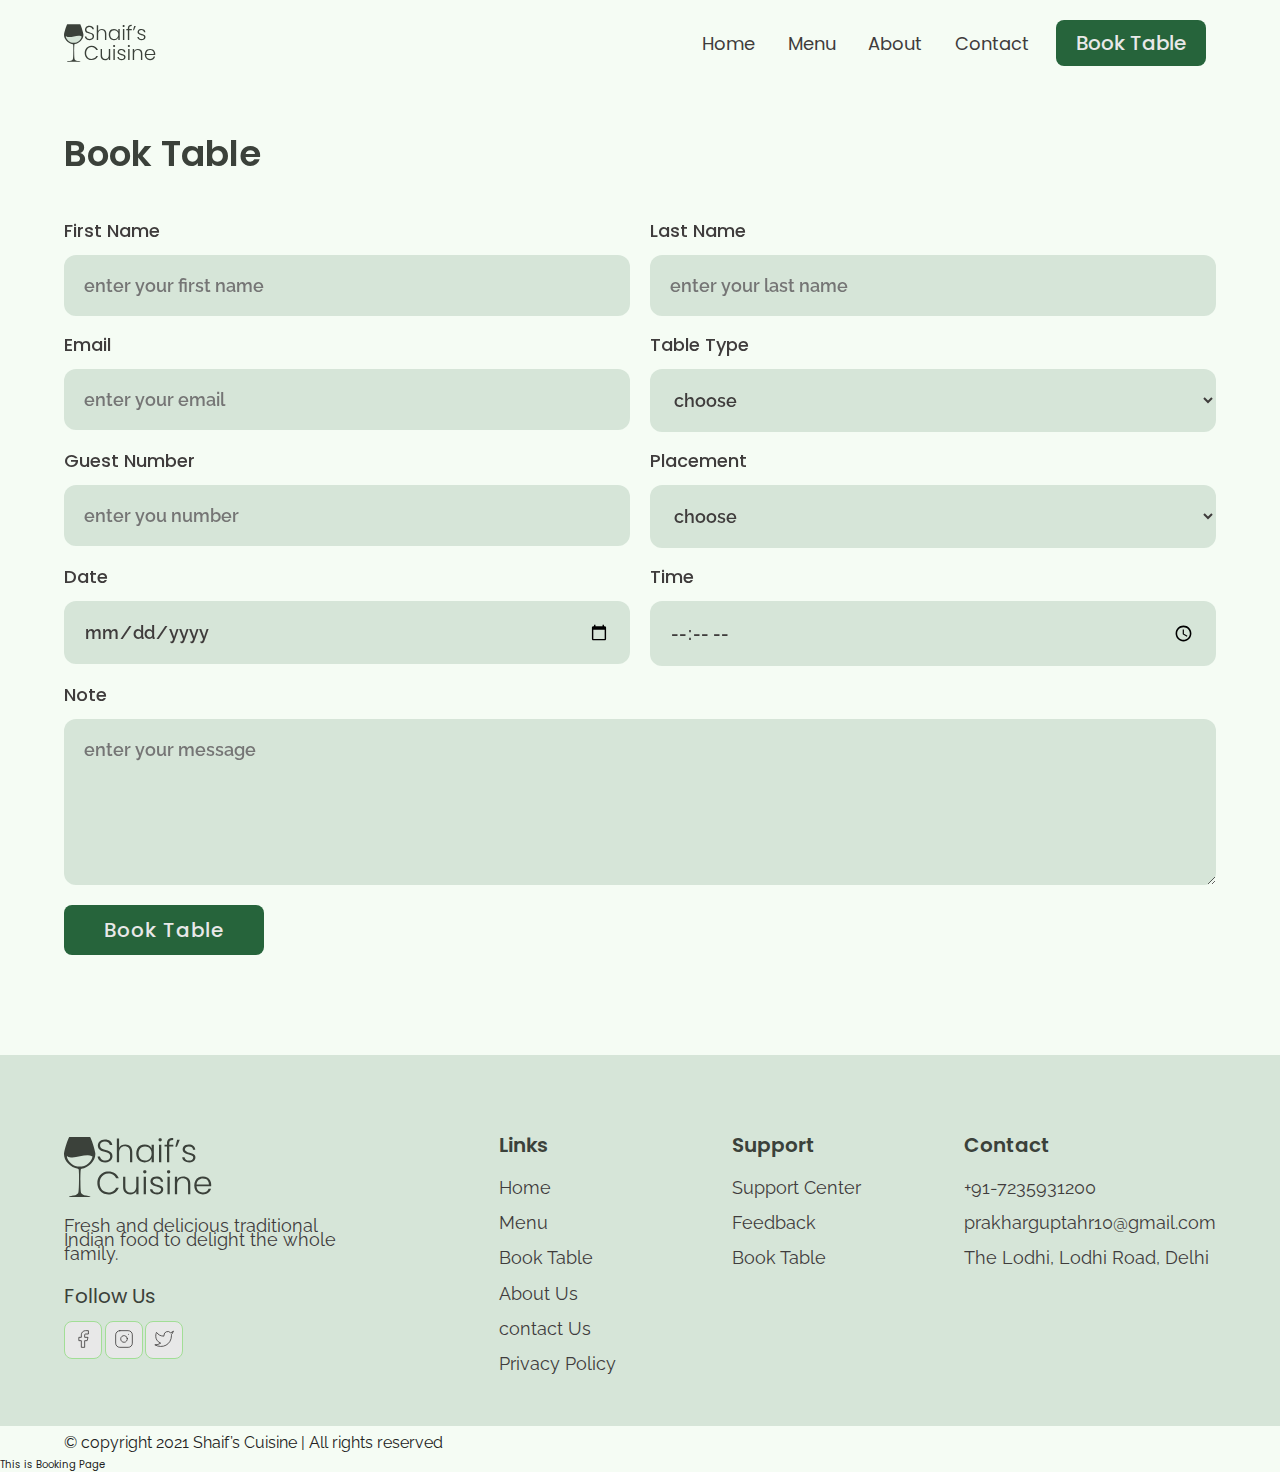
<file: booking.html>
<!DOCTYPE html>
<html lang="en">
<head>
    <meta charset="UTF-8">
    <meta http-equiv="X-UA-Compatible" content="IE=edge">
    <meta name="viewport" content="width=device-width, initial-scale=1.0">
    <title> Booking | shaif-s-cuisine </title>
    <link rel="stylesheet" href="/reset.css">
    <link rel="stylesheet" href="/gloabal.css">
    <link rel="stylesheet" href="/component.css">
    <!-- aos css -->
    <link rel="stylesheet" href="https://unpkg.com/aos@next/dist/aos.css" />
    <!-- custom script -->
    <script src="./index1.js" defer></script>
    
</head>
<body>
    <!-- nav section -->
    <div class="nav">
        <div class="container">
            <div class="nav-wrapper">
                <a href="./index.html" class="logo">
                    <img src="./images/logo.svg" alt="shaif-s-cuisine">
                </a>
                <nav>

                    <!-- hamburger icon -->
                    <div class="nav-icon">
                        <svg xmlns="http://www.w3.org/2000/svg" width="24" height="24" viewBox="0 0 24 24" fill="none"
                        stroke="currentColor" stroke-width="2" stroke-linecap="round" stroke-linejoin="round"
                        class="feather feather-menu">
                        <line x1="3" y1="12" x2="21" y2="12" />
                        <line x1="3" y1="6" x2="21" y2="6" />
                        <line x1="3" y1="18" x2="21" y2="18" />
                        </svg>
                    </div>

                    <!-- for mobile view slider ** -->
                    <div class="nav-bgOverlay"></div>

                    <ul class="nav-list ">
                    
                        <!-- cross icon -->
                        <div class="nav-close">
                            <svg  xmlns="http://www.w3.org/2000/svg" width="24" height="24" viewBox="0 0 24 24" fill="none"
                            stroke="currentColor" stroke-width="2" stroke-linecap="round" stroke-linejoin="round"
                            class="feather feather-x">
                            <line x1="18" y1="6" x2="6" y2="18" />
                            <line x1="6" y1="6" x2="18" y2="18" />
                            </svg>
                        </div>

                        <!-- nav-list headings -->
                        <div class="nav-list-wrapper">

                            <li> <a href="./index.html" class="nav-link">Home</a></li>

                            <li><a href="./index.html" class="nav-link">Menu</a></li>

                            <li><a href="./index.html" class="nav-link">About</a></li>

                            <li><a href="./index.html" class="nav-link">Contact</a></li>

                            <li><a href="./booking.html" class="btn primary-btn">Book Table</a></li>
                        </div>
                    </ul>
                </nav>
            </div>
        </div>
    </div>
    <!-- end of nav section -->




    <!-- book table form start -->
    <section id="form" data-aos="fade-up">
        <div class="container">
            <h3 class="form-title">Book Table</h3>
            <div class="form-wrapper">
            
            <form  name="Book-Table" netlify>

                <div class="form-group">
                    <label for="first-name">First Name</label>
                    <input type="text" name="first-name-data" id="first-name" placeholder="enter your first name" required>
                </div>

                <div class="form-group">
                    <label for="last-name">Last Name</label>
                    <input type="text" name="last-name-data" id="last-name" placeholder="enter your last name" required>
                </div>

                <div class="form-group">
                    <label for="email">Email</label>
                        <input type="email" name="email-data" id="email" placeholder="enter your email" required>
                
                </div>

                <div class="form-group">
                    <label for="table-type">Table Type</label>
                    <select name="table-type"  id="table-type">
                        <option selected disabled>choose</option>
                        <option value="small">Small (2 person)</option>
                        <option value="medium">Medium (4 person)</option>
                        <option value="large">Large (6 person)</option>
                    </select>
                </div>

                <div class="form-group">
                    <label for="guest-number">Guest Number</label>
                    <input type="number" name="guest-number-data" placeholder="enter you number" id="guest-number" min="1" max="10" required>
                </div>

                <div class="form-group">
                    <label for="placement-type">Placement</label>
                    <select name="Placement-type-data"  id="Placement-type">
                        <option selected disabled>choose</option>
                        <option value="Outdoor">Outdoor</option>
                        <option value="Indoor">Indoor</option>
                        <option value="Rooftop">Rooftop</option>
                    </select>
                </div>

                <div class="form-group">
                    <label for="book-data">Date</label>
                    <input type="date" name="book-back-data" id="book-data" required>
                </div>

                <div class="form-group">
                    <label for="book-time">Time</label>
                    <input type="time" name="book-time-data" id="book-time" required>
                </div>

                <div class="form-group full-scrn">
                    <label for="note">Note</label>
                    <textarea name="note-data" placeholder="enter your message" id="note" rows="6"></textarea> 
                </div>

                <button type="submit" class="btn primary-btn">Book Table</button>

            </form>
        </div>

        </div>
        
    </section>
    <!-- book table form end -->




    <!-- start of footer -->
    <footer>
        <div class="container">
            <div class="footer-wrapper">

                <!-- footer-column-1 -->
                <div class="footer-col-1">

                    <!-- logo image -->
                    <div class="footer-logo">
                        <img src="/images/logo.svg" alt="">
                    </div>

                    <!-- footer description -->
                    <p class="footer-desc">
                        Fresh and delicious traditional Indian food to delight the whole family.
                    </p>

                    <!-- short heading -->
                    <div class="footer-social">
                        
                            <h4 class="footer-social-title">Follow Us</h4>

                        <!--social icon list  -->
                            <ol>
                                <li>
                                <!-- facebook icon -->
                                <a href="#">
                                    <svg
                                    xmlns="http://www.w3.org/2000/svg"
                                    width="24"
                                    height="24"
                                    viewBox="0 0 24 24"
                                    fill="none"
                                    stroke="currentColor"
                                    stroke-width="1"
                                    stroke-linecap="round"
                                    stroke-linejoin="round"
                                    class="feather feather-facebook"
                                    >
                                    <path d="M18 2h-3a5 5 0 0 0-5 5v3H7v4h3v8h4v-8h3l1-4h-4V7a1 1 0 0 1 1-1h3z" />
                                    </svg>
                                </a>
                                <!-- instagram icon -->
                                <a href="#">
                                    <svg
                                    xmlns="http://www.w3.org/2000/svg"
                                    width="24"
                                    height="24"
                                    viewBox="0 0 24 24"
                                    fill="none"
                                    stroke="currentColor"
                                    stroke-width="1"
                                    stroke-linecap="round"
                                    stroke-linejoin="round"
                                    class="feather feather-instagram"
                                    >
                                    <rect x="2" y="2" width="20" height="20" rx="5" ry="5" />
                                    <path d="M16 11.37A4 4 0 1 1 12.63 8 4 4 0 0 1 16 11.37z" />
                                    <line x1="17.5" y1="6.5" x2="17.51" y2="6.5" />
                                    </svg>
                                </a>
                                <!--twitter icon  -->
                                <a href="#">
                                    <svg
                                    xmlns="http://www.w3.org/2000/svg"
                                    width="24"
                                    height="24"
                                    viewBox="0 0 24 24"
                                    fill="none"
                                    stroke="currentColor"
                                    stroke-width="1"
                                    stroke-linecap="round"
                                    stroke-linejoin="round"
                                    class="feather feather-twitter"
                                    >
                                    <path d="M23 3a10.9 10.9 0 0 1-3.14 1.53 4.48 4.48 0 0 0-7.86 3v1A10.66 10.66 0 0 1 3 4s-4 9 5 13a11.64 11.64 0 0 1-7 2c9 5 20 0 20-11.5a4.5 4.5 0 0 0-.08-.83A7.72 7.72 0 0 0 23 3z" />
                                    </svg>
                                </a>
                                </li>
                            </ol>

                    </div>

                </div>

                <!-- footer-column 2 -->
                <div class="footer-col-2">
                    <!--column-2-heading -->
                    
                        <h3 class="footer-text-title">Links</h3>
                    
                    <ol class="footer-text">
                        <li>
                            <a href="./index.html">Home</a>
                        </li>
                        <li>
                            <a href="./menu.html">Menu</a>
                        </li>
                        <li>
                            <a href="./booking.html">Book Table</a>
                        </li>
                        <li>
                            <a href="./about.html">About Us</a>
                        </li>
                        <li>
                            <a href="./contact.html">contact Us</a>
                        </li>
                        <li>
                            <a href="#">Privacy Policy</a>
                        </li>
                    </ol>
                </div>

                <!-- footer-column-3 -->
                <div class="footer-col-3">
                    <!--column-3-heading -->
                    <h3 class="footer-text-title">Support</h3>

                    <!-- list items -->
                    <ol class="footer-text">

                        <li>
                            <a href="./index.html">Support Center</a>
                        </li>

                        <li>
                            <a href="./menu.html">Feedback</a>
                        </li>

                        <li>
                            <a href="./booking.html">Book Table</a>
                        </li>
                    </ol>
                </div>

                <!-- footer-column-4 -->
                <div class="footer-col-4">
                    <!--column-4-heading -->
                    <h3 class="footer-text-title">Contact</h3>
                    
                    <!-- list items -->
                    <ol class="footer-text">

                        <li>
                            <a href="tel:+91-7235931200">+91-7235931200</a>
                        </li>

                        <li>
                            <a href="mailto:prakharguptahr10@gmail.com">prakharguptahr10@gmail.com</a>
                        </li>

                        <li>
                            <a href="#">The Lodhi, Lodhi Road, Delhi</a>
                        </li>
                    </ol>
                </div>
            </div>
        </div>
    </footer>
    <!-- copyright data -->
    <div id="copyright">
        <div class="container">
            <p class="copyright-text">
                © copyright 2021 Shaif’s Cuisine | All rights reserved
            </p>
        </div>
    </div>
    <!-- end of footer -->


    <h1>This is Booking Page</h1>


    <!-- aos script -->
    <script src="https://unpkg.com/aos@next/dist/aos.js" ></script>
    
</body>
</html>
</file>
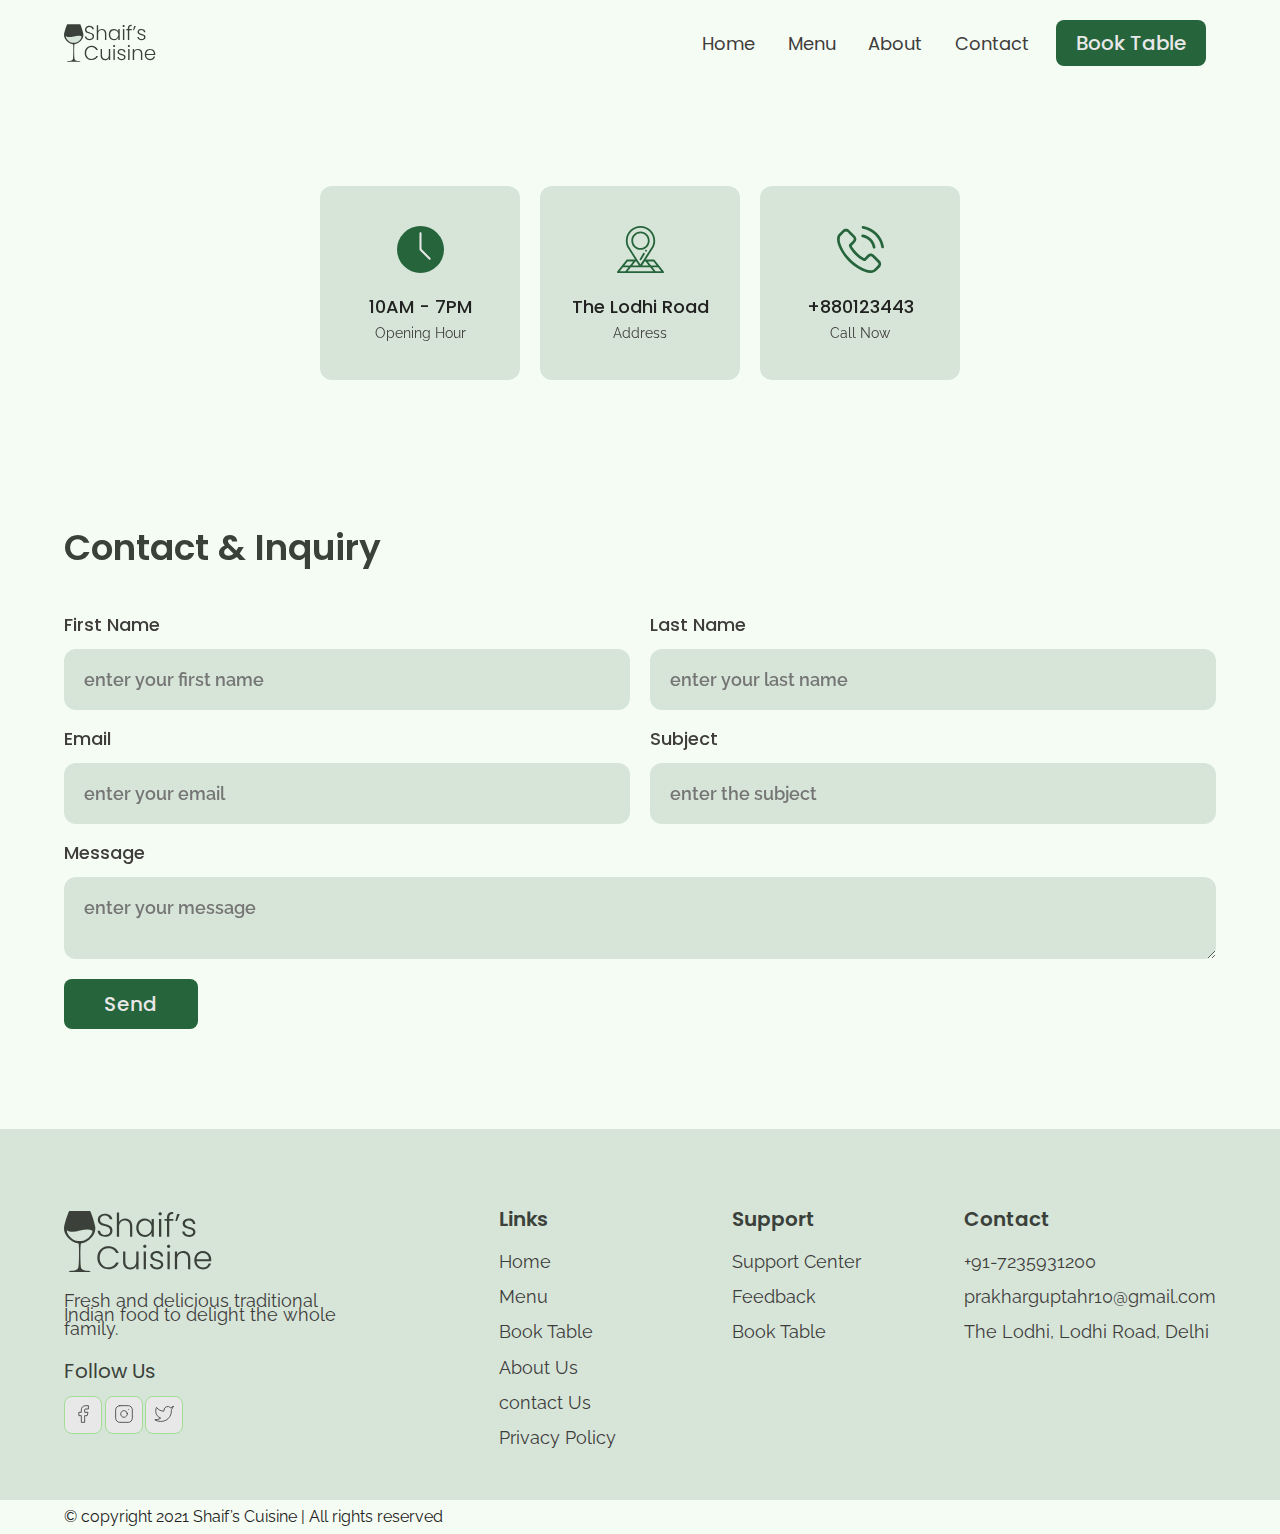
<file: contact.html>
<!DOCTYPE html>
<html lang="en">
<head>
    <meta charset="UTF-8">
    <meta http-equiv="X-UA-Compatible" content="IE=edge">
    <meta name="viewport" content="width=device-width, initial-scale=1.0">
    <title> Contact | shaif-s-cuisine </title>
    <link rel="stylesheet" href="/reset.css">
    <link rel="stylesheet" href="/gloabal.css">
    <link rel="stylesheet" href="/component.css">
    <!-- aos css -->
    <link rel="stylesheet" href="https://unpkg.com/aos@next/dist/aos.css" />
    <!-- custom script -->
    <script src="./index1.js" defer></script>
    
</head>
<body>
    <!-- nav section -->
    <div class="nav">
        <div class="container">
            <div class="nav-wrapper">
                <a href="./index.html" class="logo">
                    <img src="./images/logo.svg" alt="shaif-s-cuisine">
                </a>
                <nav>

                    <!-- hamburger icon -->
                    <div class="nav-icon">
                        <svg xmlns="http://www.w3.org/2000/svg" width="24" height="24" viewBox="0 0 24 24" fill="none"
                        stroke="currentColor" stroke-width="2" stroke-linecap="round" stroke-linejoin="round"
                        class="feather feather-menu">
                        <line x1="3" y1="12" x2="21" y2="12" />
                        <line x1="3" y1="6" x2="21" y2="6" />
                        <line x1="3" y1="18" x2="21" y2="18" />
                        </svg>
                    </div>

                    <!-- for mobile view slider ** -->
                    <div class="nav-bgOverlay"></div>

                    <ul class="nav-list ">
                    
                        <!-- cross icon -->
                        <div class="nav-close">
                            <svg  xmlns="http://www.w3.org/2000/svg" width="24" height="24" viewBox="0 0 24 24" fill="none"
                            stroke="currentColor" stroke-width="2" stroke-linecap="round" stroke-linejoin="round"
                            class="feather feather-x">
                            <line x1="18" y1="6" x2="6" y2="18" />
                            <line x1="6" y1="6" x2="18" y2="18" />
                            </svg>
                        </div>

                        <!-- nav-list headings -->
                        <div class="nav-list-wrapper">

                            <li> <a href="./index.html" class="nav-link">Home</a></li>

                            <li><a href="./index.html" class="nav-link">Menu</a></li>

                            <li><a href="./index.html" class="nav-link">About</a></li>

                            <li><a href="./index.html" class="nav-link">Contact</a></li>

                            <li><a href="./booking.html" class="btn primary-btn">Book Table</a></li>
                        </div>
                    </ul>
                </nav>
            </div>
        </div>
    </div>
    <!-- end of nav section -->




    <!-- store info start-->
    <section id="store-info" data-aos="fade-up">
        <div class="container">
            <div class="store-info-wrapper">
                <!-- icon 1 div -->
                <div class="store-info-item">
                    <!-- image div -->
                    <div class="store-info-icon">
                        <img src="/images/wall-clock-icon.svg" alt="" loading="lazy">
                    </div>
                    <!-- timing -->
                    <h3 class="store-info-title">
                        10AM - 7PM
                    </h3>
                    <!-- content -->
                    <p class="store-info-text">
                        Opening Hour
                    </p>
                </div>
                <!-- icon 2 div -->
                <div class="store-info-item">
                    <!-- image div -->
                    <div class="store-info-icon">
                        <img src="/images/address-icon.svg" alt="" loading="lazy">
                    </div>
                    <!-- timing -->
                    <h3 class="store-info-title">
                        The Lodhi Road
                    </h3>
                    <!-- content -->
                    <p class="store-info-text">
                        Address
                    </p>
                </div>
                <!-- icon-3 div -->
                <div class="store-info-item">
                    <!-- image div -->
                    <div class="store-info-icon">
                        <img src="/images/phone-icon.svg" alt="" loading="lazy">
                    </div>
                    <!-- timing -->
                    <h3 class="store-info-title">
                        +880123443
                    </h3>
                    <!-- content -->
                    <p class="store-info-text">
                        Call Now
                    </p>
                </div>
            </div>
        </div>
    </section>
    <!-- store info end -->




    <!-- form section start -->
    <section id="form" data-aos="fade-down">
        <div class="container">
            <h3 class="form-title">Contact & Inquiry</h3>
            <div class="form-wrapper">
                <form name="Contact-Inquiry" netlify>
                   

                    <div class="form-group">
                        <label for="first-name">First Name</label>
                        <input type="text" name="first-name-data" id="first-name" placeholder="enter your first name" required>
                    </div>

                    <div class="form-group">
                        <label for="last-name">Last Name</label>
                        <input type="text" name="last-name-data" id="last-name" placeholder="enter your last name" required>
                    </div>

                    <div class="form-group">
                        <label for="email">Email</label>
                            <input type="email" name="email-data" id="email" placeholder="enter your email" required>
                       
                    </div>

                    <div class="form-group">
                        <label for="subject">Subject</label>
                        <input type="text" name="subject-data" id="subject" placeholder="enter the subject " required>
                        
                    </div>

                    <div class="form-group full-scrn">
                        <label for="message">Message</label>
                        <textarea name="message-data" placeholder="enter your message" id="message"></textarea> 
                    </div>

                    <button type="submit" class="btn primary-btn">Send</button>
                </form>
            </div>

        </div>
    </section>

    <!-- form section end -->
    <!-- start of footer -->
    <footer>
        <div class="container">
            <div class="footer-wrapper">

                <!-- footer-column-1 -->
                <div class="footer-col-1">

                    <!-- logo image -->
                    <div class="footer-logo">
                        <img src="/images/logo.svg" alt="">
                    </div>

                    <!-- footer description -->
                    <p class="footer-desc">
                        Fresh and delicious traditional Indian food to delight the whole family.
                    </p>

                    <!-- short heading -->
                    <div class="footer-social">
                        
                            <h4 class="footer-social-title">Follow Us</h4>

                        <!--social icon list  -->
                            <ol>
                                <li>
                                <!-- facebook icon -->
                                <a href="#">
                                    <svg
                                    xmlns="http://www.w3.org/2000/svg"
                                    width="24"
                                    height="24"
                                    viewBox="0 0 24 24"
                                    fill="none"
                                    stroke="currentColor"
                                    stroke-width="1"
                                    stroke-linecap="round"
                                    stroke-linejoin="round"
                                    class="feather feather-facebook"
                                    >
                                    <path d="M18 2h-3a5 5 0 0 0-5 5v3H7v4h3v8h4v-8h3l1-4h-4V7a1 1 0 0 1 1-1h3z" />
                                    </svg>
                                </a>
                                <!-- instagram icon -->
                                <a href="#">
                                    <svg
                                    xmlns="http://www.w3.org/2000/svg"
                                    width="24"
                                    height="24"
                                    viewBox="0 0 24 24"
                                    fill="none"
                                    stroke="currentColor"
                                    stroke-width="1"
                                    stroke-linecap="round"
                                    stroke-linejoin="round"
                                    class="feather feather-instagram"
                                    >
                                    <rect x="2" y="2" width="20" height="20" rx="5" ry="5" />
                                    <path d="M16 11.37A4 4 0 1 1 12.63 8 4 4 0 0 1 16 11.37z" />
                                    <line x1="17.5" y1="6.5" x2="17.51" y2="6.5" />
                                    </svg>
                                </a>
                                <!--twitter icon  -->
                                <a href="#">
                                    <svg
                                    xmlns="http://www.w3.org/2000/svg"
                                    width="24"
                                    height="24"
                                    viewBox="0 0 24 24"
                                    fill="none"
                                    stroke="currentColor"
                                    stroke-width="1"
                                    stroke-linecap="round"
                                    stroke-linejoin="round"
                                    class="feather feather-twitter"
                                    >
                                    <path d="M23 3a10.9 10.9 0 0 1-3.14 1.53 4.48 4.48 0 0 0-7.86 3v1A10.66 10.66 0 0 1 3 4s-4 9 5 13a11.64 11.64 0 0 1-7 2c9 5 20 0 20-11.5a4.5 4.5 0 0 0-.08-.83A7.72 7.72 0 0 0 23 3z" />
                                    </svg>
                                </a>
                                </li>
                            </ol>

                    </div>

                </div>

                <!-- footer-column 2 -->
                <div class="footer-col-2">
                    <!--column-2-heading -->
                    
                        <h3 class="footer-text-title">Links</h3>
                    
                    <ol class="footer-text">
                        <li>
                            <a href="./index.html">Home</a>
                        </li>
                        <li>
                            <a href="./menu.html">Menu</a>
                        </li>
                        <li>
                            <a href="./booking.html">Book Table</a>
                        </li>
                        <li>
                            <a href="./about.html">About Us</a>
                        </li>
                        <li>
                            <a href="./contact.html">contact Us</a>
                        </li>
                        <li>
                            <a href="#">Privacy Policy</a>
                        </li>
                    </ol>
                </div>

                <!-- footer-column-3 -->
                <div class="footer-col-3">
                    <!--column-3-heading -->
                    <h3 class="footer-text-title">Support</h3>

                    <!-- list items -->
                    <ol class="footer-text">

                        <li>
                            <a href="./index.html">Support Center</a>
                        </li>

                        <li>
                            <a href="./menu.html">Feedback</a>
                        </li>

                        <li>
                            <a href="./booking.html">Book Table</a>
                        </li>
                    </ol>
                </div>

                <!-- footer-column-4 -->
                <div class="footer-col-4">
                    <!--column-4-heading -->
                    <h3 class="footer-text-title">Contact</h3>
                    
                    <!-- list items -->
                    <ol class="footer-text">

                        <li>
                            <a href="tel:+91-7235931200">+91-7235931200</a>
                        </li>

                        <li>
                            <a href="mailto:prakharguptahr10@gmail.com">prakharguptahr10@gmail.com</a>
                        </li>

                        <li>
                            <a href="#">The Lodhi, Lodhi Road, Delhi</a>
                        </li>
                    </ol>
                </div>
            </div>
        </div>
    </footer>
    <!-- copyright data -->
    <div id="copyright">
        <div class="container">
            <p class="copyright-text">
                © copyright 2021 Shaif’s Cuisine | All rights reserved
            </p>
        </div>
    </div>
    <!-- end of footer -->




    <!-- aos script -->
    <script src="https://unpkg.com/aos@next/dist/aos.js"></script>
    
</body>
</html>
</file>
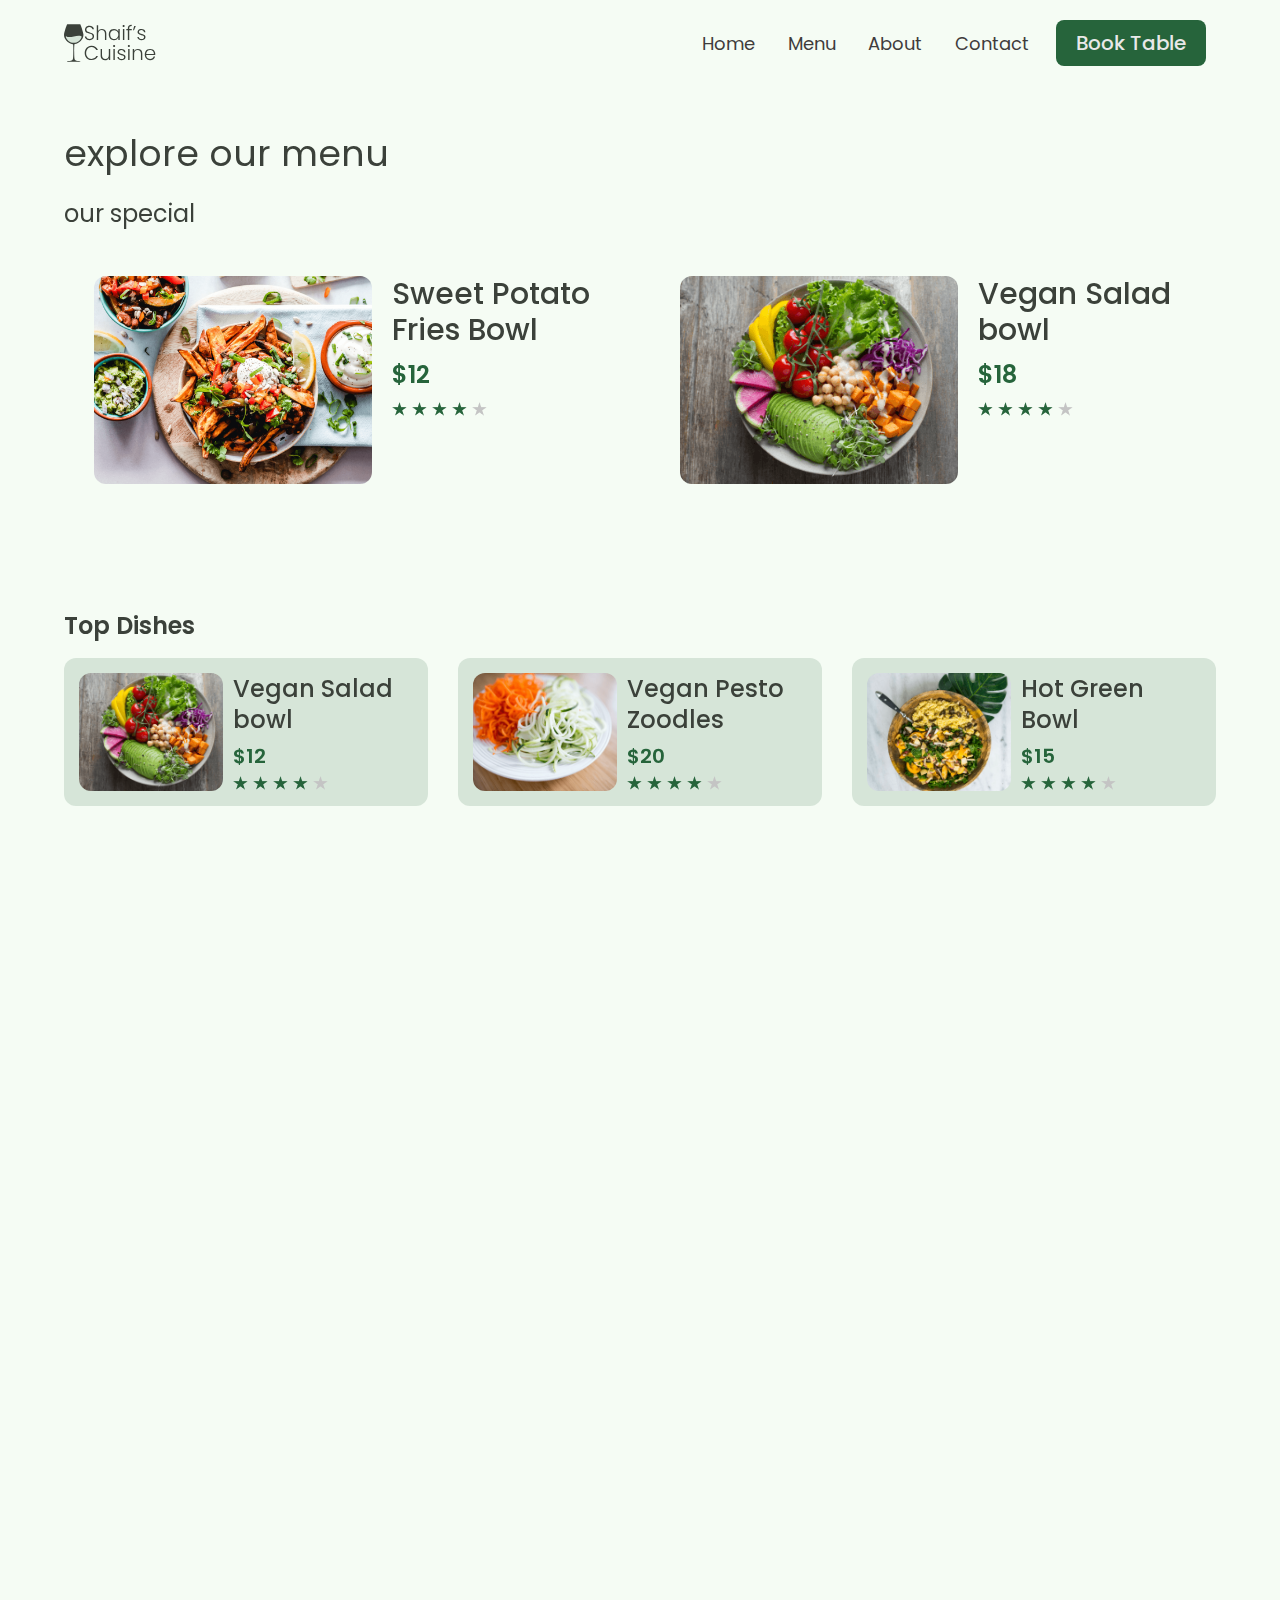
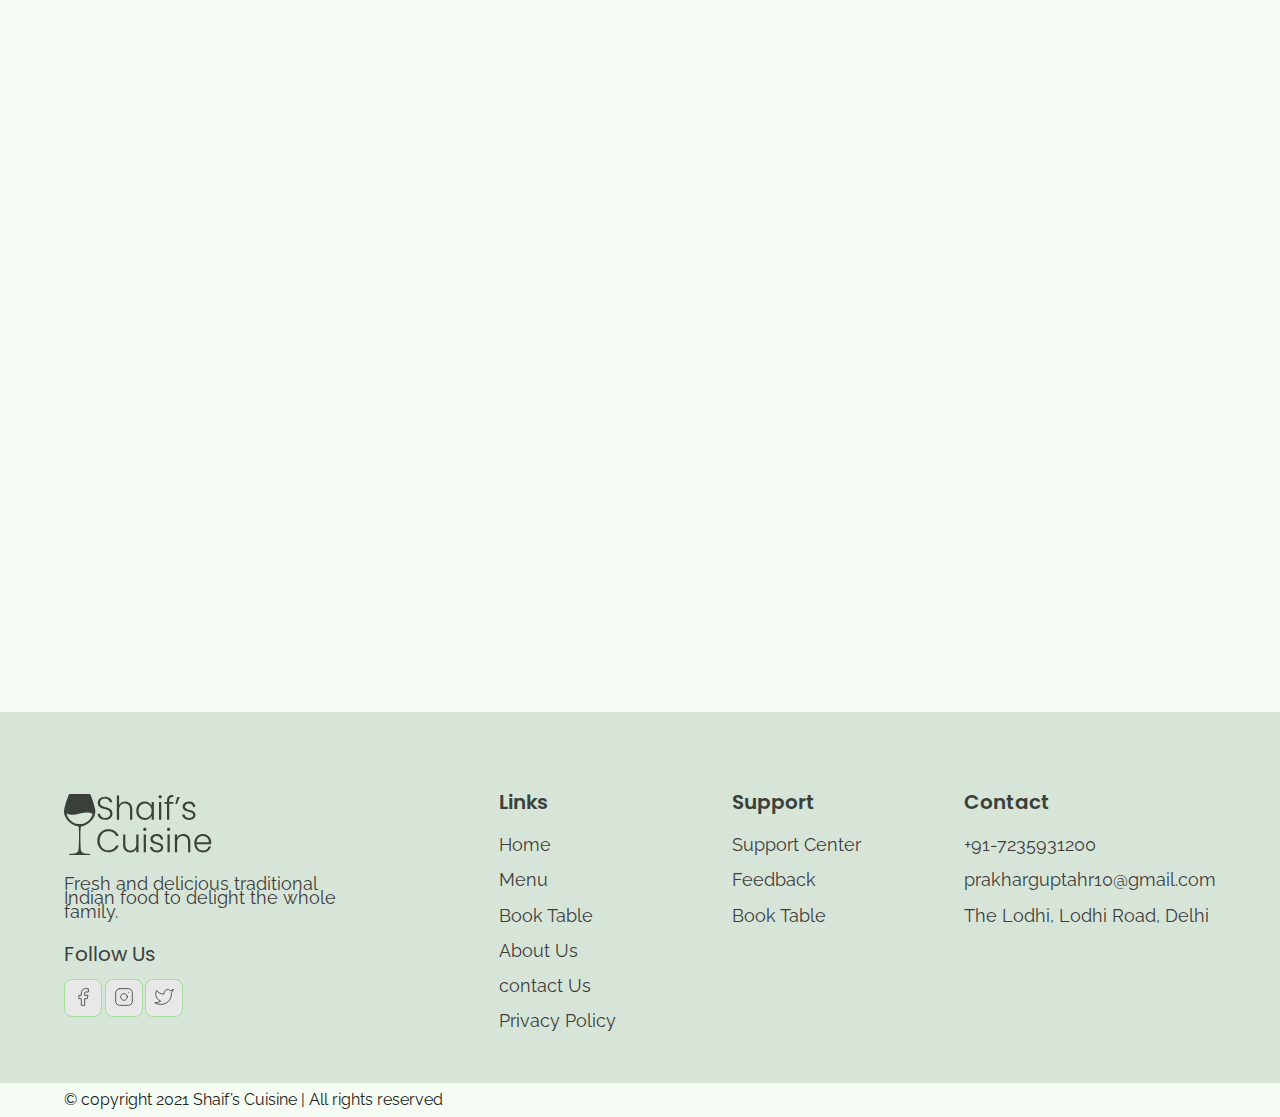
<file: menu.html>
<!DOCTYPE html>
<html lang="en">
<head>
    <meta charset="UTF-8">
    <meta http-equiv="X-UA-Compatible" content="IE=edge">
    <meta name="viewport" content="width=device-width, initial-scale=1.0">
    <title>Menu | shaif-s-cuisine </title>
    <link rel="stylesheet" href="/reset.css">
    <link rel="stylesheet" href="/gloabal.css">
    <link rel="stylesheet" href="/component.css">
    <link rel="stylesheet" href="menu.css">
    <!-- aos css -->
    <link rel="stylesheet" href="https://unpkg.com/aos@next/dist/aos.css" />
    <!-- custom script -->
    <script src="./index1.js" defer></script>
    
</head>
<body>
    <!-- nav section -->
    <div class="nav">
        <div class="container">
            <div class="nav-wrapper">
                <a href="./index.html" class="logo">
                    <img src="./images/logo.svg" alt="shaif-s-cuisine">
                </a>
                <nav>

                    <!-- hamburger icon -->
                    <div class="nav-icon">
                        <svg xmlns="http://www.w3.org/2000/svg" width="24" height="24" viewBox="0 0 24 24" fill="none"
                        stroke="currentColor" stroke-width="2" stroke-linecap="round" stroke-linejoin="round"
                        class="feather feather-menu">
                        <line x1="3" y1="12" x2="21" y2="12" />
                        <line x1="3" y1="6" x2="21" y2="6" />
                        <line x1="3" y1="18" x2="21" y2="18" />
                        </svg>
                    </div>

                    <!-- for mobile view slider ** -->
                    <div class="nav-bgOverlay"></div>

                    <ul class="nav-list ">
                    
                        <!-- cross icon -->
                        <div class="nav-close">
                            <svg  xmlns="http://www.w3.org/2000/svg" width="24" height="24" viewBox="0 0 24 24" fill="none"
                            stroke="currentColor" stroke-width="2" stroke-linecap="round" stroke-linejoin="round"
                            class="feather feather-x">
                            <line x1="18" y1="6" x2="6" y2="18" />
                            <line x1="6" y1="6" x2="18" y2="18" />
                            </svg>
                        </div>

                        <!-- nav-list headings -->
                        <div class="nav-list-wrapper">

                            <li> <a href="./index.html" class="nav-link">Home</a></li>

                            <li><a href="./index.html" class="nav-link">Menu</a></li>

                            <li><a href="./index.html" class="nav-link">About</a></li>

                            <li><a href="./index.html" class="nav-link">Contact</a></li>

                            <li><a href="./booking.html" class="btn primary-btn">Book Table</a></li>
                        </div>
                    </ul>
                </nav>
            </div>
        </div>
    </div>
    <!-- end of nav section -->




    <!-- explore our menu section start -->
    <section id="page-title" data-aos="fade-up">
        <div class="container">
            <h2 class="page-title-text">
                explore our menu
            </h2>
        </div>
    </section>
    <!-- explore our menu section end -->




    <!-- our special section start -->
    <section id="our-special" data-aos="fade-up">
        <div class="container">
            <h3 class="our-special-title"> our special</h3>
            <div class="our-special-wrapper">

                <div class="our-special-item">
                    <div class="our-special-item-image">
                        <img src="./images/food-3.png" loading="lazy" alt="">
                    </div>
                    <div class="our-special-item-info">
                        <h3 class="our-special-item-title">
                            Sweet Potato Fries Bowl
                        </h3>
                        <h4 class="our-special-item-price">
                            $12
                        </h4>
                        <div class="our-special-item-star">
                            <img src="./images/3star.png" loading="lazy" alt="">
                        </div>
                    </div>
                </div>

                <div class="our-special-item">
                    <div class="our-special-item-image">
                        <img src="./images/food-1.png" loading="lazy" alt="">
                    </div>
                    <div class="our-special-item-info">
                        <h3 class="our-special-item-title">
                            Vegan Salad bowl
                        </h3>
                        <h4 class="our-special-item-price">
                            $18
                        </h4>
                        <div class="our-special-item-star">
                            <img src="./images/3star.png" loading="lazy" alt="">
                        </div>
                    </div>
                </div>
            </div>
        </div>
    </section>
    <!-- our special section end -->




    <!-- top dishes section start -->
    <section id="dish-grid" data-aos="fade-down">
        <div class="container">
            <h2 class="dish-grid-title">Top Dishes</h2>
            <div class="dish-grid-wrapper">

                <!-- item no -1 -->
                <div class="dish-grid-item">

                    <!-- food image -->
                    <div class="dish-grid-item-image">
                        <img src="./images/food-1.png" alt="" loading="lazy">
                    </div>

                    <!-- desc wrap -->
                    <div class="dish-grid-item-info">
                        <!-- dish name -->
                        <h3 class="dish-grid-item-title">Vegan Salad bowl</h3>
                        <!-- dish price -->
                        <h3 class="dish-grid-item-price">$12</h3>
                        <!-- dish rating -->
                        <div class="dish-grid-item-star">
                            <img src="./images/3star.png" alt="">
                        </div>
                    </div>
                </div>

                <!-- item no-2 -->
                <div class="dish-grid-item">
                    
                    <!-- food image -->
                    <div class="dish-grid-item-image">
                        <img src="./images/food-2.png" alt="" loading="lazy">
                    </div>

                    <!-- desc wrap -->
                    <div class="dish-grid-item-info">
                        <!-- dish name -->
                        <h3 class="dish-grid-item-title">Vegan Pesto Zoodles</h3>
                        <!-- dish price -->
                        <h3 class="dish-grid-item-price">$20</h3>
                        <!-- dish rating -->
                        <div class="dish-grid-item-star">
                            <img src="./images/3star.png" alt="">
                        </div>
                    </div>
                </div>

                <!-- item no-3 -->
                <div class="dish-grid-item">
                    
                    <!-- food image -->
                    <div class="dish-grid-item-image">
                        <img src="./images/food-7.png" alt="" loading="lazy">
                    </div>

                    <!-- desc wrap -->
                    <div class="dish-grid-item-info">
                        <!-- dish name -->
                        <h3 class="dish-grid-item-title">Hot Green Bowl</h3>
                        <!-- dish price -->
                        <h3 class="dish-grid-item-price">$15</h3>
                        <!-- dish rating -->
                        <div class="dish-grid-item-star">
                            <img src="./images/3star.png" alt="">
                        </div>
                    </div>
                </div>

            </div>
        </div>
    </section>
     <!-- top dishes section end -->




     <!--breakfast section start  -->
     <section id="dish-grid" data-aos="fade-up">
        <div class="container">
            <h2 class="dish-grid-title">Breakfast</h2>
            <div class="dish-grid-wrapper">

                <!-- item no -1 -->
                <div class="dish-grid-item">

                    <!-- food image -->
                    <div class="dish-grid-item-image">
                        <img src="./images/food-1.png" alt="" loading="lazy">
                    </div>

                    <!-- desc wrap -->
                    <div class="dish-grid-item-info">
                        <!-- dish name -->
                        <h3 class="dish-grid-item-title">Vegan Salad bowl</h3>
                        <!-- dish price -->
                        <h3 class="dish-grid-item-price">$12</h3>
                        <!-- dish rating -->
                        <div class="dish-grid-item-star">
                            <img src="./images/3star.png" alt="">
                        </div>
                    </div>
                </div>

                <!-- item no-2 -->
                <div class="dish-grid-item">
                    
                    <!-- food image -->
                    <div class="dish-grid-item-image">
                        <img src="./images/food-2.png" alt="" loading="lazy">
                    </div>

                    <!-- desc wrap -->
                    <div class="dish-grid-item-info">
                        <!-- dish name -->
                        <h3 class="dish-grid-item-title">Vegan Pesto Zoodles</h3>
                        <!-- dish price -->
                        <h3 class="dish-grid-item-price">$20</h3>
                        <!-- dish rating -->
                        <div class="dish-grid-item-star">
                            <img src="./images/3star.png" alt="">
                        </div>
                    </div>
                </div>

                <!-- item no-3 -->
                <div class="dish-grid-item">
                    
                    <!-- food image -->
                    <div class="dish-grid-item-image">
                        <img src="./images/food-7.png" alt="" loading="lazy">
                    </div>

                    <!-- desc wrap -->
                    <div class="dish-grid-item-info">
                        <!-- dish name -->
                        <h3 class="dish-grid-item-title">Hot Green Bowl</h3>
                        <!-- dish price -->
                        <h3 class="dish-grid-item-price">$15</h3>
                        <!-- dish rating -->
                        <div class="dish-grid-item-star">
                            <img src="./images/3star.png" alt="">
                        </div>
                    </div>
                </div>

                <!-- item no -4 -->
                <div class="dish-grid-item">

                    <!-- food image -->
                    <div class="dish-grid-item-image">
                        <img src="./images/food-1.png" alt="" loading="lazy">
                    </div>

                    <!-- desc wrap -->
                    <div class="dish-grid-item-info">
                        <!-- dish name -->
                        <h3 class="dish-grid-item-title">Vegan Salad bowl</h3>
                        <!-- dish price -->
                        <h3 class="dish-grid-item-price">$12</h3>
                        <!-- dish rating -->
                        <div class="dish-grid-item-star">
                            <img src="./images/3star.png" alt="">
                        </div>
                    </div>
                </div>

                <!-- item no-5 -->
                <div class="dish-grid-item">
                    
                    <!-- food image -->
                    <div class="dish-grid-item-image">
                        <img src="./images/food-2.png" alt="" loading="lazy">
                    </div>

                    <!-- desc wrap -->
                    <div class="dish-grid-item-info">
                        <!-- dish name -->
                        <h3 class="dish-grid-item-title">Vegan Pesto Zoodles</h3>
                        <!-- dish price -->
                        <h3 class="dish-grid-item-price">$20</h3>
                        <!-- dish rating -->
                        <div class="dish-grid-item-star">
                            <img src="./images/3star.png" alt="">
                        </div>
                    </div>
                </div>

            </div>
        </div>
     </section>
     <!-- breakfast section end -->




    <!-- lunch section sttart  -->
    <section id="dish-grid" data-aos="fade-left">
        <div class="container">
            <h2 class="dish-grid-title">Lunch</h2>
            <div class="dish-grid-wrapper">

                <!-- item no -1 -->
                <div class="dish-grid-item">

                    <!-- food image -->
                    <div class="dish-grid-item-image">
                        <img src="./images/food-1.png" alt="" loading="lazy">
                    </div>

                    <!-- desc wrap -->
                    <div class="dish-grid-item-info">
                        <!-- dish name -->
                        <h3 class="dish-grid-item-title">Vegan Salad bowl</h3>
                        <!-- dish price -->
                        <h3 class="dish-grid-item-price">$12</h3>
                        <!-- dish rating -->
                        <div class="dish-grid-item-star">
                            <img src="./images/3star.png" alt="">
                        </div>
                    </div>
                </div>

                <!-- item no-2 -->
                <div class="dish-grid-item">
                    
                    <!-- food image -->
                    <div class="dish-grid-item-image">
                        <img src="./images/food-2.png" alt="" loading="lazy">
                    </div>

                    <!-- desc wrap -->
                    <div class="dish-grid-item-info">
                        <!-- dish name -->
                        <h3 class="dish-grid-item-title">Vegan Pesto Zoodles</h3>
                        <!-- dish price -->
                        <h3 class="dish-grid-item-price">$20</h3>
                        <!-- dish rating -->
                        <div class="dish-grid-item-star">
                            <img src="./images/3star.png" alt="">
                        </div>
                    </div>
                </div>

                <!-- item no-3 -->
                <div class="dish-grid-item">
                    
                    <!-- food image -->
                    <div class="dish-grid-item-image">
                        <img src="./images/food-7.png" alt="" loading="lazy">
                    </div>

                    <!-- desc wrap -->
                    <div class="dish-grid-item-info">
                        <!-- dish name -->
                        <h3 class="dish-grid-item-title">Hot Green Bowl</h3>
                        <!-- dish price -->
                        <h3 class="dish-grid-item-price">$15</h3>
                        <!-- dish rating -->
                        <div class="dish-grid-item-star">
                            <img src="./images/3star.png" alt="">
                        </div>
                    </div>
                </div>

                <!-- item no -4 -->
                <div class="dish-grid-item">

                    <!-- food image -->
                    <div class="dish-grid-item-image">
                        <img src="./images/food-1.png" alt="" loading="lazy">
                    </div>

                    <!-- desc wrap -->
                    <div class="dish-grid-item-info">
                        <!-- dish name -->
                        <h3 class="dish-grid-item-title">Vegan Salad bowl</h3>
                        <!-- dish price -->
                        <h3 class="dish-grid-item-price">$12</h3>
                        <!-- dish rating -->
                        <div class="dish-grid-item-star">
                            <img src="./images/3star.png" alt="">
                        </div>
                    </div>
                </div>

                <!-- item no-5 -->
                <div class="dish-grid-item">
                    
                    <!-- food image -->
                    <div class="dish-grid-item-image">
                        <img src="./images/food-2.png" alt="" loading="lazy">
                    </div>

                    <!-- desc wrap -->
                    <div class="dish-grid-item-info">
                        <!-- dish name -->
                        <h3 class="dish-grid-item-title">Vegan Pesto Zoodles</h3>
                        <!-- dish price -->
                        <h3 class="dish-grid-item-price">$20</h3>
                        <!-- dish rating -->
                        <div class="dish-grid-item-star">
                            <img src="./images/3star.png" alt="">
                        </div>
                    </div>
                </div>

            </div>
        </div>
    </section>
    <!-- lunch section end -->




    <!-- dinner section start -->
    <section id="dish-grid" data-aos="fade-right">
        <div class="container">
            <h2 class="dish-grid-title">Dinner</h2>
            <div class="dish-grid-wrapper">

                <!-- item no -1 -->
                <div class="dish-grid-item">

                    <!-- food image -->
                    <div class="dish-grid-item-image">
                        <img src="./images/food-1.png" alt="" loading="lazy">
                    </div>

                    <!-- desc wrap -->
                    <div class="dish-grid-item-info">
                        <!-- dish name -->
                        <h3 class="dish-grid-item-title">Vegan Salad bowl</h3>
                        <!-- dish price -->
                        <h3 class="dish-grid-item-price">$12</h3>
                        <!-- dish rating -->
                        <div class="dish-grid-item-star">
                            <img src="./images/3star.png" alt="">
                        </div>
                    </div>
                </div>

                <!-- item no-2 -->
                <div class="dish-grid-item">
                    
                    <!-- food image -->
                    <div class="dish-grid-item-image">
                        <img src="./images/food-2.png" alt="" loading="lazy">
                    </div>

                    <!-- desc wrap -->
                    <div class="dish-grid-item-info">
                        <!-- dish name -->
                        <h3 class="dish-grid-item-title">Vegan Pesto Zoodles</h3>
                        <!-- dish price -->
                        <h3 class="dish-grid-item-price">$20</h3>
                        <!-- dish rating -->
                        <div class="dish-grid-item-star">
                            <img src="./images/3star.png" alt="">
                        </div>
                    </div>
                </div>

                <!-- item no-3 -->
                <div class="dish-grid-item">
                    
                    <!-- food image -->
                    <div class="dish-grid-item-image">
                        <img src="./images/food-7.png" alt="" loading="lazy">
                    </div>

                    <!-- desc wrap -->
                    <div class="dish-grid-item-info">
                        <!-- dish name -->
                        <h3 class="dish-grid-item-title">Hot Green Bowl</h3>
                        <!-- dish price -->
                        <h3 class="dish-grid-item-price">$15</h3>
                        <!-- dish rating -->
                        <div class="dish-grid-item-star">
                            <img src="./images/3star.png" alt="">
                        </div>
                    </div>
                </div>

                <!-- item no -4 -->
                <div class="dish-grid-item">

                    <!-- food image -->
                    <div class="dish-grid-item-image">
                        <img src="./images/food-1.png" alt="" loading="lazy">
                    </div>

                    <!-- desc wrap -->
                    <div class="dish-grid-item-info">
                        <!-- dish name -->
                        <h3 class="dish-grid-item-title">Vegan Salad bowl</h3>
                        <!-- dish price -->
                        <h3 class="dish-grid-item-price">$12</h3>
                        <!-- dish rating -->
                        <div class="dish-grid-item-star">
                            <img src="./images/3star.png" alt="">
                        </div>
                    </div>
                </div>

                <!-- item no-5 -->
                <div class="dish-grid-item">
                    
                    <!-- food image -->
                    <div class="dish-grid-item-image">
                        <img src="./images/food-2.png" alt="" loading="lazy">
                    </div>

                    <!-- desc wrap -->
                    <div class="dish-grid-item-info">
                        <!-- dish name -->
                        <h3 class="dish-grid-item-title">Vegan Pesto Zoodles</h3>
                        <!-- dish price -->
                        <h3 class="dish-grid-item-price">$20</h3>
                        <!-- dish rating -->
                        <div class="dish-grid-item-star">
                            <img src="./images/3star.png" alt="">
                        </div>
                    </div>
                </div>                

            </div>
        </div>
    </section>
    <!-- dinner section end -->




    <!-- start of footer -->
    <footer>
        <div class="container">
            <div class="footer-wrapper">

                <!-- footer-column-1 -->
                <div class="footer-col-1">

                    <!-- logo image -->
                    <div class="footer-logo">
                        <img src="/images/logo.svg" alt="">
                    </div>

                    <!-- footer description -->
                    <p class="footer-desc">
                        Fresh and delicious traditional Indian food to delight the whole family.
                    </p>

                    <!-- short heading -->
                    <div class="footer-social">
                        
                            <h4 class="footer-social-title">Follow Us</h4>

                        <!--social icon list  -->
                            <ol>
                                <li>
                                <!-- facebook icon -->
                                <a href="#">
                                    <svg
                                    xmlns="http://www.w3.org/2000/svg"
                                    width="24"
                                    height="24"
                                    viewBox="0 0 24 24"
                                    fill="none"
                                    stroke="currentColor"
                                    stroke-width="1"
                                    stroke-linecap="round"
                                    stroke-linejoin="round"
                                    class="feather feather-facebook"
                                    >
                                    <path d="M18 2h-3a5 5 0 0 0-5 5v3H7v4h3v8h4v-8h3l1-4h-4V7a1 1 0 0 1 1-1h3z" />
                                    </svg>
                                </a>
                                <!-- instagram icon -->
                                <a href="#">
                                    <svg
                                    xmlns="http://www.w3.org/2000/svg"
                                    width="24"
                                    height="24"
                                    viewBox="0 0 24 24"
                                    fill="none"
                                    stroke="currentColor"
                                    stroke-width="1"
                                    stroke-linecap="round"
                                    stroke-linejoin="round"
                                    class="feather feather-instagram"
                                    >
                                    <rect x="2" y="2" width="20" height="20" rx="5" ry="5" />
                                    <path d="M16 11.37A4 4 0 1 1 12.63 8 4 4 0 0 1 16 11.37z" />
                                    <line x1="17.5" y1="6.5" x2="17.51" y2="6.5" />
                                    </svg>
                                </a>
                                <!--twitter icon  -->
                                <a href="#">
                                    <svg
                                    xmlns="http://www.w3.org/2000/svg"
                                    width="24"
                                    height="24"
                                    viewBox="0 0 24 24"
                                    fill="none"
                                    stroke="currentColor"
                                    stroke-width="1"
                                    stroke-linecap="round"
                                    stroke-linejoin="round"
                                    class="feather feather-twitter"
                                    >
                                    <path d="M23 3a10.9 10.9 0 0 1-3.14 1.53 4.48 4.48 0 0 0-7.86 3v1A10.66 10.66 0 0 1 3 4s-4 9 5 13a11.64 11.64 0 0 1-7 2c9 5 20 0 20-11.5a4.5 4.5 0 0 0-.08-.83A7.72 7.72 0 0 0 23 3z" />
                                    </svg>
                                </a>
                                </li>
                            </ol>

                    </div>

                </div>

                <!-- footer-column 2 -->
                <div class="footer-col-2">
                    <!--column-2-heading -->
                    
                        <h3 class="footer-text-title">Links</h3>
                    
                    <ol class="footer-text">
                        <li>
                            <a href="./index.html">Home</a>
                        </li>
                        <li>
                            <a href="./menu.html">Menu</a>
                        </li>
                        <li>
                            <a href="./booking.html">Book Table</a>
                        </li>
                        <li>
                            <a href="./about.html">About Us</a>
                        </li>
                        <li>
                            <a href="./contact.html">contact Us</a>
                        </li>
                        <li>
                            <a href="#">Privacy Policy</a>
                        </li>
                    </ol>
                </div>

                <!-- footer-column-3 -->
                <div class="footer-col-3">
                    <!--column-3-heading -->
                    <h3 class="footer-text-title">Support</h3>

                    <!-- list items -->
                    <ol class="footer-text">

                        <li>
                            <a href="./index.html">Support Center</a>
                        </li>

                        <li>
                            <a href="./menu.html">Feedback</a>
                        </li>

                        <li>
                            <a href="./booking.html">Book Table</a>
                        </li>
                    </ol>
                </div>

                <!-- footer-column-4 -->
                <div class="footer-col-4">
                    <!--column-4-heading -->
                    <h3 class="footer-text-title">Contact</h3>
                    
                    <!-- list items -->
                    <ol class="footer-text">

                        <li>
                            <a href="tel:+91-7235931200">+91-7235931200</a>
                        </li>

                        <li>
                            <a href="mailto:prakharguptahr10@gmail.com">prakharguptahr10@gmail.com</a>
                        </li>

                        <li>
                            <a href="#">The Lodhi, Lodhi Road, Delhi</a>
                        </li>
                    </ol>
                </div>
            </div>
        </div>
    </footer>
    <!-- copyright data -->
    <div id="copyright">
        <div class="container">
            <p class="copyright-text">
                © copyright 2021 Shaif’s Cuisine | All rights reserved
            </p>
        </div>
    </div>
    <!-- end of footer -->


 


    <!-- aos script -->
    <script src="https://unpkg.com/aos@next/dist/aos.js" ></script>
    
</body>
</html>
</file>
<file: gloabal.css>
@import url('https://fonts.googleapis.com/css2?family=Poppins:wght@500;600&family=Raleway:wght@400;500;600&display=swap');

html
{
    font-size:10px;
    /* overflow-x: hidden; */
}

/* color varible */
:root
{
    --green-1: #26643b;
	--green-2: #a2de96;
	--lightGreen-1: #d6e5d8;
	--lightGreen-2: #f5fcf4;
	--black-1: #3b413a;
	--black-2: #3f3c3c;
	--black-3: #5b6359;
	--white-1: #e8e8e8;
}

body
{
    background-color: var(--lightGreen-2);
    overflow-x: hidden;
}

section
{
    padding: 100px 0;
}


@media only screen and (max-width: 768px) {
	section {
		padding: 50px 0;
	}
}


.container
{
    max-width: 1200px;
    width: 90%;
    margin: 0 auto;
}


img
{
    width: 100%;
    height: 100%;
    object-fit: contain;
}


h1, h2, h3, h4
{
    font-family: 'Poppins', sans-serif;
}
    
p
{
    
    font-family: 'Raleway', sans-serif;
    font-weight: 400;
    line-height: 1.4rem;
    font-size: 1.8rem;
}

a
{
    display: inline-block;
    /* it remove blue color from link */
    text-decoration: none;
    
}
</file>
<file: component.css>
/* nav style start */
.nav
{
    padding: 2rem 0 ;
}

.nav-icon,
.nav-close,
.nav-bgOverlay
{
    display: none;
}

.nav-wrapper
{
    display: flex;
    justify-content: space-between;
}

.nav-list li
{
    display: inline-block;
    margin: 0 1rem; 
}

.nav-list .nav-link
{
    font-size: 1.8rem;
    font-family: 'Poppins';
    color: var(--black-2);
    padding: 0.5rem;
}

.nav-list li:hover .nav-link
{
    color: var(--green-1);
}

/* design for big screen */
@media only screen and (max-width:768px)
{
    .nav{
        position: relative;
    }

    .nav-icon
    {
        display: block;
    }
    .nav-icon svg,
    .nav-close svg
    {
        pointer-events: none;
        height: 30px;
        width: 30px;
    }
    .nav-close
    {
        display: block;
        position: absolute;
        color: var(--black-1);
        right: 1rem;
        top: 1rem;
        cursor: pointer;
    }
    .nav-list
    {
        z-index: 1000;
        position: absolute;
        left: 100%;
        top: 0;
        height: 100vh;
        width: 80%;
        background: var(--lightGreen-1);
        display: flex;
        align-items: center;
        justify-content: flex-end;
        padding-right: 2rem;
        transform: translate(0%);
        overflow: hidden;
        transition: 0.3s ease-in transform;
    }
    .nav-list.show
    {
        transform: translate(-100%);
    }
    .nav-list li
    {
        display: block;
        text-align: right;
        margin-bottom: 2rem;
    }
    .nav-list a 
    {
        font-size: 1.6rem;
    }
    .nav-bgOverlay
    {
        position:absolute;
        left: 0;
        top: 0;
        z-index: 1000;
        height: 100vh;
        width: 100%;
        background: rgba(18, 24, 14, 0.808);
        display: none;
    }
    .nav-bgOverlay.active
    {
        display: block;
    }

}
/* nav style end */




/* global button style start */
.btn
{
    color: var(--green-1);
    font-family:  'Poppins' ;
    font-weight: 500;
    border-radius: 8px;
    font-size: 1.4rem;
    padding: 1.2rem 2rem;
}
.primary-btn
{
    color: var(--white-1);
    background: var(--green-1);
}
/* design for big screen */
@media only screen and (min-width:768px)
{
    .btn{
        padding: 1.3rem 2rem;
        font-size: 2rem;
    }
}
/* global button style end */




/* footer style start  */

footer
{
    background: var(--lightGreen-1);
    padding-top: 5rem;
    padding-bottom: 2rem;
}
.footer-wrapper
{
    display: flex;
    flex-direction: column;
    gap: 3rem;
}
.footer-logo
{
    width: 150px;
    margin-bottom: 2rem;
}
.footer-desc
{
    font-size: 1.4rem;
    color: var(--black-2);
    margin-bottom: 2rem;
}
.footer-social-title
{
    font-size: 1.8rem;
    color: var(--black-1);
    margin-bottom: 1rem;
}
.footer-social li
{
    display: inline-block;
    margin-right: 0.5rem;
}
.footer-social a{
    padding: 0.5rem 0.8rem;
    background-color: var(--white-1);
    border: 1px solid var(--green-2);
    border-radius: 8px;
}
.footer-social svg{
    width: 20px;
    color: var(--black-2);
}
.footer-text-title
{
    font-size: 1.8rem;
    margin-bottom: 1rem;
    color: var(--black-1);
    font-weight: 600;
}
.footer-text a
{
    font-size: 1.4rem;
    margin-bottom: .5rem;
    color: var(--black-2);
    font-family: Raleway;
    line-height: 1.4em;
}
#copyright
{
    padding: 1rem 0;

}
.copyright-text
{
    font-size: 1.4rem;
    text-align: center;
}
/* design for large screen */
@media only screen and (min-width:768px)
{
    footer 
    {
        padding-top: 8rem;
        padding-bottom: 4rem;
    }
    .footer-wrapper
    {
        flex-direction: row;
    }
    .footer-col-1{
        flex: 4;
    }
    .footer-col-2,
    .footer-col-3,
    .footer-col-4
    {
        flex: 2;
    }
    .footer-desc
    {
        max-width: 300px;
        font-size: 1.8rem;
        margin-bottom: 2.5rem;
    }
    .footer-social-title
    {
        font-size: 2rem;
        margin-bottom:1.5rem;
    }
    .footer-text-title
    {
        font-size: 2rem;
        margin-bottom: 2rem;
    }
    .footer-text a
    {
        font-size: 1.8rem;
        margin-bottom: 1rem;
    }
    .copyright-text
    {
        font-size: 1.6rem;
        text-align: left;
    }
}
/* footer style end */


/* store info style start */
.store-info-wrapper
{
    display: flex;
    align-items: stretch;
    justify-content: center;
    flex-wrap: wrap;
    gap: 1rem;
}
.store-info-item
{
    background-color: var(--lightGreen-1);
    padding: 20px 30px;
    text-align: center;
    border-radius: 12px;
    width: 150px;
}
.store-info-icon
{
    width: 30px;
    margin: 0 auto;
    margin-bottom: 1.5rem;
}
.store-info-title
{
    font-size: 1.4rem;
    font-family: 'Poppins';
    font-weight: 500;
    margin-bottom: 0.5rem;
    color: (--black-1);
}
.store-info-text
{
    font-size: 1.4rem;
    font-family: 'Raleway';
    color: var(--black-2);
}

@media only screen and (min-width:768px)
{
    .store-info-wrapper
    {
        gap: 2rem;
    }
    .store-info-item
    {
        min-width: 200px;
        padding: 40px 0;
    }
    .store-info-icon
    {
        width: 47px;
        margin-bottom: 2.5rem;
    }
    .store-info-title
    {
        font-size: 1.8rem;
        margin-bottom: 1rem;

    }
    .footer-text
    {
        font-size: 1.6rem;
    }
    
}
/* store info style end */




/* top dish style start */
.dish-grid-title
{
    font-size: 1.8rem;
    margin-bottom: 2rem;
    font-weight: 600;
    color: var(--black-1);
}
.dish-grid-wrapper
{
    display: grid;
    grid-template-columns: repeat(auto-fit, minmax(140px,1fr));
    gap: 1rem;
}
.dish-grid-item
{
    display: flex;
    flex-direction: column;
    background-color: var(--lightGreen-1);
    padding: 0.5rem;
    gap: 0.5rem;
    border-radius: 8px;
}
.dish-grid-item-image
{
    flex: 4;
}
.dish-grid-item-info
{
    flex: 5;
}
.dish-grid-item-image img{
    object-fit: cover;
    border-radius: 12px;
}
.dish-grid-item-title
{
    font-size: 1.4rem;
    line-height: 1.3em;
    font-weight: 500;
    color: var(--black-1);
    margin-bottom: 0.5rem;
}
.dish-grid-item-price
{
    font-size: 1.4rem;
    color: var(--green-1);
    font-weight: 600;
    margin-bottom: 0.5rem;
}
.dish-grid-item-star
{
    max-height: 15px;
    width: max-content;
}

/* design for large device */
@media only screen and (min-width: 768px)
{
    .dish-grid-title
    {
        font-size: 2.4rem;
    }
    .dish-grid-wrapper
    {
        grid-template-columns: repeat(auto-fit, minmax(350px , 1fr));
        gap: 3rem;
    }
    .dish-grid-item
    {
        flex-direction: row;
        padding: 1.5rem;
        gap: 1rem;
        border-radius: 12px;
    }
    .dish-grid-item-title
    {
        font-size: 2.4rem;
        margin-bottom: 1rem;
    }
    .dish-grid-item-price
    {
        font-size: 2rem;
        margin-bottom: 1rem;
    }
}
/* top dish style end */




/* discount section style start */
.discount-wrapper
{
    display: flex;
    flex-direction: column;
    padding: 1.5rem;
    border-radius: 12px;
    background: var(--lightGreen-1) url(./images/discount-illustration.png) no-repeat bottom right / 100px;
}
.discount-image
{
    display: flex;
    gap: 1rem;
    width: 100%;
    margin-bottom: 2rem;
}
.discount-image-1
{
    flex: 2;
}
.discount-image-2
{
    flex: 3;
}
.discount-image img
{
    object-fit: cover;
    border-radius: 12px;
}
.discount-text
{
    font-size: 1.4rem;
    font-weight: 900;
    color: var(--green-1);
    margin-bottom: 0.5rem;
}
.discount-title
{
    font-size: 1.8rem;
    color: var(--black-1);
    font-weight: 600;
    margin-bottom: 1rem;
}
.discount-price
{
    font-size: 1.4rem;
    font-weight: 600;
    display: flex;
    gap: 1rem;
    margin-bottom: 1rem;
}
.discount-old-price
{
    color: var(--black-2);
    text-decoration: line-through;
}
.discount-new-price
{
    color: var(--green-1);
}
.discount-star
{
    width: max-content;
    height: 15px;
    margin-bottom: 1rem;
}
/* design for large device */
@media only screen and (min-width:768px)
{
    .discount-wrapper
    {
        flex-direction: row;
        gap: 4rem;
        padding: 2rem;
        align-items: center;
        background-size: 150px;
        margin: 0 auto;
    }
    .discount-image
    {
        flex: 5;
        margin-bottom: 0;
        gap: 2rem;
    }
    .discount-image-1,
    .discount-image-2,
    .discount-image-3
    {
        flex: 1;   /* it will set width of images*/
        height: 350px;
    }
    .discount-info
    {
        flex: 3;
    }
    .discount-text
    {
        font-size: 2.4rem;
    }
    .discount-title
    {
        font-size: 3.6rem;
        margin-bottom: 1.5rem;
    }
    .discount-price
    {
        font-size: 2.4rem;
    }
    .discount-star
    {
        height: 20px;
        margin-bottom: 2rem;
    }


} 

@media only screen and (max-width:1000px)
{
    .discount-image-3
    {
        display: none;
    }
    .discount-wrapper
    {
        gap: 2rem;
    }

}
/* discount section style end */

/* event info section style start */
#event-info
{
    padding-top: 0;
}
.event-info-wrapper
{
    display: flex;
    flex-direction: column;
}
.event-info-item
{
    display: flex;
    gap: 1rem;
    padding: 1rem;
    background: var(--lightGreen-1);
    margin-bottom: 1.5rem;
    border-radius: 12px;
}
.event-info-item-image
{
    border-radius: 12px;
    overflow: hidden;
    flex: 3;
}
.event-info-item-image img{
    object-fit: cover;
}
.event-info-item-info
{
    flex: 4;
}
.event-info-item-title
{
    font-size: 1.4rem;
    margin-bottom: 1.2rem;
    color: var(--black-1);
}
.event-info-item-text
{
    font-size: 1.4rem;
    line-height: 1.6rem;
    color: var(--black-2);
}
.event-info-right
{
    margin-top: 2rem;
}
.event-info-title
{
    font-size: 1.8rem;
    color: var(--black-1);
    margin-bottom: 1.6rem;
}
.event-info-text
{
    color: var(--black-2);
    font-size: 1.4rem;
    line-height: 1.6rem;
    margin-bottom: 1rem;
}
/* design for large device */
@media only screen and (min-width:768px)
{
    .event-info-wrapper
    {
        flex-direction: row;
        gap: 2rem;
    }
    .event-info-right,
    .event-info-left
    {
        flex: 1;
    }
    .event-info-item
    {
        padding: 2rem;
        gap: 2rem;
        max-width: 500px;
        margin-bottom: 2rem;
    }
    .event-info-item-title
    {
        font-size: 1.8rem;
    }
    .event-info-item-text
    {
        font-size: 1.6rem;
        line-height: 2.5rem;
    }
    .event-info-title
    {
        font-size: 3.6rem;
    }
    .event-info-text 
    {
        max-width: 500px;
        font-size: 1.8rem;
        line-height: 2.6rem;
        margin-bottom: 2rem;
    }
}

/* event info section style end */




/* form style start */
#form
{
    padding: 5rem 0;
}
.form-title
{
    font-size: 1.8rem;
    color: var(--black-1);
    font-weight: 600;
}
.form-wrapper
{
    padding: 3rem 0;
}
.form-wrapper form
{
    display: grid;
    grid-template-columns: 1fr;
    gap: 2rem;
}
.form-group label
{
    font-size: 1.6rem;
    font-family: 'Poppins';
    color: var(--black-2);
    font-weight: 500;
}
.form-group input,
.form-group textarea,
.form-group select
{
    width: 100%;
    border: none;
    background-color: var(--lightGreen-1);
    font-size: 1.4rem;
    font-family: 'Raleway';
    font-weight: 600;
    padding: 1.5rem;
    border-radius: 12px;
    margin-top: 0.5rem;
    color: var(--black-2);
}
.form-group textarea
{
    resize: vertical;
}
.form-wrapper button[type=submit]
{
    width: max-content;
    border: none;
    padding: 1rem 4rem;
    font-weight: 500;
    letter-spacing: 0.1rem;
}

@media only screen and (min-width: 768px)
{
    .form-title
    {
        font-size: 3.6rem;
    }
    .form-wrapper
    {
        padding: 5rem 0;
    }
    .form-wrapper form 
    {
        grid-template-columns: 1fr 1fr;

    }
    .full-scrn
    {
        grid-column: 1/3;
    }
    .form-group label
    {
        font-size: 1.8rem;
    }
    .form-group input,
    .form-group textarea,
    .form-group select 
    {
        font-size: 1.8rem;
        padding: 2rem;
        margin-top: 1.5rem;
    }

}
/* form stye end */
</file>
<file: home.css>
/* hero section style start */
.hero-wrapper
{
    display: flex;
    align-items: center;
    justify-content: center;
    flex-direction: column-reverse;
    gap: 5rem;
}
.hero-left-wrapper
{
    max-width: 360px;
}
.hero-image-wrapper
{
    max-width: 400px;
    width: 80%;
    margin: 0 auto;
}
.hero-heading
{
    font-family: 'Poppins';
    font-weight: 600;
    color: var(--black-1);
    margin-bottom: 1.5rem;
    font-size: 1.8rem;
    text-align: center;
    line-height: 1.4rem;
    text-transform: capitalize;
}
.hero-info
{
    text-align: center;
    font-size: 1.4rem;
    margin-bottom: 1.5rem;
    color: var(--black-2);
    line-height: 2rem;
}
.button-wrapper
{
    text-align: center;
}

/* design for larger screen */
@media only screen and (min-width:768px) 
{
    .hero-wrapper
    {
        flex-direction: row;
        gap: 0;
    }
    .hero-left
    {
        flex: 3;
    }
    .hero-right
    {
        flex: 4;
    }
    .hero-heading
    {
        font-size: 3.6rem;
        line-height: 6rem;
        margin-bottom: 2rem;
        text-align: left;
    }
    .hero-info
    {
        margin-bottom: 2rem;
        text-align: left;
        font-size: 1.8rem;
    }
    .button-wrapper
    {
        text-align: left;
    }
    .hero-image-wrapper
    {
        max-width: none;
        width: 90%;
    }
}
/* hero section style end */



/* our special section style start */
#our-special
{
    padding-top: 10rem;
}
.our-special-wrapper
{
    display: flex;
    gap: 3rem;
    flex-direction: column;
}
.our-special-left
{
    display: flex;
    gap: 1rem;
}
.our-special-item
{
    background-color: var(--lightGreen-1);
    padding: 1.2rem;
    padding-top: 5rem;
    border-radius: 12px;
    width: 45%;
    margin: 0 auto;
}
.our-special-item-image
{
    margin-top: calc(-50% - 2rem);
    margin-bottom: 2rem;
    border-radius: 12px;
    height: 150px;
    overflow: hidden;
}
.our-special-item-image img{
    object-fit: cover;
}
.our-special-item-title
{
    font-size: 1.4rem;
    color: var(--black-1);
    font-weight: 600;
    margin-bottom: 1rem;
}
.our-special-item-price
{
    color: var(--green-1);
    font-size: 1.4rem;
    font-weight: 600;
    margin-bottom: 1rem;
}
.our-special-item-star
{
    height: 1.5rem;
    width: max-content;
    margin-bottom: 1rem;
}
.our-special-item-text
{
    font-size: 1.4rem;
    color: var(--black-2);
    font-weight: 500;
}
.our-special-right-title
{
    font-size: 1.8rem;
    color: var(--black-1);
    margin-bottom: 1.5rem;
}
.our-special-right-text
{
    font-size: 1.4rem;
    color: var(--black-2);
    margin-bottom: 1rem;
}
/* design for large devices */
@media only screen and (min-width:768px)
{
    #our-special
    {
        padding-top: 15rem;
    }
    #our-special .container
    {
        max-width: 900px;
    }
    .our-special-wrapper
    {
        flex-direction: row;
    }
    .our-special-right
    {
        flex: 2;
    }
    .our-special-left
    {
        flex: 4;
        gap: 2rem;
    }
    .our-special-item
    {
        padding: 2rem;
        width: 45%;
    }
    .our-special-item-title
    {
        font-size: 2.4rem;
        line-height: 1.4em;
        margin-bottom: 1.5rem;
    }
    .our-special-item-price
    {
        font-size: 1.8rem;
        margin-bottom: 1rem;
    }
    .our-special-item-star
    {
        margin-bottom: 2rem;
    }
    .our-special-item-text
    {
        font-size: 1.6rem; 
        line-height: 2.8rem;  
    }
    .our-special-right-title
    {
        font-size: 3.6rem;
        margin-bottom: 1.5rem;
    }
    .our-special-right-text
    {
        margin-bottom: 1.5rem;
        line-height: 2.8rem;
        font-size: 1.8rem;
    }

}

/* design for extra small device */
@media only screen and (max-width:300px)
{
    .our-special-left
    {
        gap: 10rem;
        flex-wrap: wrap;
    }
    .our-special-item
    {
        width: 100%;
    }
}

/* our special section style end */



/* event media section style start */
.event-media-wrapper
{
    display: flex;
    gap: 1rem;
}
.event-media-1
{
    position: relative;
}
.event-media-1-play-button
{
    display: inline-block;
    position: absolute;
    left: 50%;
    top: 50%;
    transform: translate(-50%, -50%);
    max-width: 50px;
}
/* design for large device */
@media only screen and (min-width: 768px)
{
    .event-media-wrapper
    {
        gap: 2rem;
    }
    .event-media-1-play-button
    {
        max-width: 1080px;
    }
}

/* event media section style end */




/* why us section style start */
.why-us-wrapper
{
    display: flex;
    align-items: center;
    justify-content: center;
    flex-direction: column;
    gap: 4rem;
}
.why-us-left
{
    text-align: center;

}
.why-us-title
{
    font-family: 'Poppins';
    font-size: 1.6rem;
    color: var(--black-1);
    font-weight: 500;
    margin-bottom: 1rem;
}
.why-us-text
{
    font-size: 1.4rem;
}
.why-us-item-wrapper
{
    display: grid;
    grid-template-columns: 1fr 1fr;
    gap: 1rem;
}
.why-us-item
{
    background-color: var(--lightGreen-1);
    border-radius: 12px;
    padding: 2rem;
    text-align: center;
}
.why-us-item-icon
{
    max-width: 56px;
    margin: 0 auto;
    margin-bottom: 1rem;
}
.why-us-item-text
{
    font-family: 'Poppins';
    font-size: 1.4rem;
    font-weight:600;
    color: var(--black-1);
}

/* design for large device */
@media only screen and (min-width:768px)
{
    .why-us-wrapper
    {
        flex-direction: row;
        max-width: 900px;
        margin: 0 auto;
    }
    .why-us-left
    {
        flex: 4;
        text-align: left;
    }
    .why-us-right
    {
        flex: 3;
    }
    .why-us-title
    {
        font-size: 3.6rem;
        margin-bottom: 2rem;
    }
    .why-us-text
    {
        font-size: 1.8rem;
        line-height: 1.4em;
    }
    .why-us-item-wrapper
    {
        gap: 1.5rem;
    }
    .why-us-item
    {
        padding: 2rem;
    }
    .why-us-item-icon
    {
        max-width: 65px;
        margin-bottom: 1.5rem;
    }
    .why-us-item-text
    {
        font-size: 1.8rem;
    }
}
/* why us section style end */




/* testimonial section style start */
.testimonial-wrapper
{
    max-width: 400px;
    margin: 0 auto;
}
.testimonial-title
{
    font-size: 1.8rem;
    margin-bottom: 3rem;
    text-align: center;
    text-transform: capitalize;
    color: var(--black-1);
}
.testimonial-item-wrapper
{
    display: grid;
    grid-template-columns: 1fr;
    gap: 1rem;
}
.testimonial-item
{
    padding: 1rem;
    display: flex;
    gap: 1rem;
    background-color: var(--lightGreen-1);
    border-radius: 12px;
}
.testimonial-item-info
{
    flex: 4;
}
.testimonial-item-image
{
    flex: 2;
    border-radius: 12px;
    overflow: hidden;
    height: 100%;
    width: 100%;
}
.testimonial-item-image img{
    object-fit: cover;
}
.testimonial-item-name
{
    font-size: 1.4rem;
    font-family: 'Poppins';
    margin-bottom: 1rem;
    color: var(--black-1);
} 
.testimonial-item-star
{
    max-height: 15px;
    width: max-content;
    margin-bottom: 1.5rem;
}
.testimonial-item-text
{
    font-size: 1.4rem;
}
/* design for large device */
@media only screen and (min-width:768px)
{
    .testimonial-wrapper
    {
        max-width: 900px;
    }
    .testimonial-title
    {
        font-size: 3.6rem;
        font-family: 'Poppins';
    }
    .testimonial-item-wrapper
    {
        grid-template-columns: 1fr 1fr;
        gap: 2rem;
    }
    .testimonial-item
    {
        padding: 2rem;
    }
    .testimonial-item-name
    {
        font-size: 1.8rem;
        margin-bottom: 1.5rem;
    }
    .testimonial-item-star
    {
        margin-bottom: 2rem;
    }
    .testimonial-item-text
    {
        font-size: 1.6rem;
        line-height: 1.4rem;
    }
}
/* for extra small device design */
@media only screen and (max-width: 358px)
{
    .testimonial-item
    {
        flex-direction: column;
    }
    .testimonial-item-image,
    .testimonial-item-info
    {
        flex: auto;
    }   
}
/* testimonial section style end */



/* newsletter section style  start*/
.news-letter-wrapper
{
    display: flex;
    flex-direction: column;
    background-color: var(--green-2);
    padding: 1.5rem;
    border-radius: 8px;
    gap: 2rem;
}
.news-letter-title
{
    font-size: 1.8rem;
    color: var(--black-1);
    font-weight: 600;
    margin-bottom: 1.3rem;
}
.news-letter-text
{
    font-size: 1.4rem;
    color: var(--black-2);
    font-weight: 500;
}
.news-letter-form
{
    position: relative;
    width: 100%;
    border-radius: 8px;
    overflow: hidden;
}
.news-letter-form label
{
    width: 100%;
}
.news-letter-form input{
    width: 100%;
    font-size: 1.4rem;
    padding: 1.5rem 1rem;
    border: none;
}
.news-letter-form input::placeholder
{
    color: rgb(168,166,166);
}
.news-letter-form button[type=submit]
{
    background-color: var(--green-1);
    color: var(--white-1);
    border: none;
    font-size: 1.4rem;
    padding: 0 2rem;
    height: 100%;
    position: absolute;
    right: 0;
    top: 0;
}
/* design for large device */
@media only screen and (min-width: 768px)
{
    .news-letter-wrapper
    {
        flex-direction: row;
        padding: 5rem;
        align-items: center;
    }
    .news-letter-form,
    .news-letter-info
    {
        flex: 1;
    }
    .news-letter-title
    {
        font-size: 3.6rem;
        max-width: 400px;
    }
    .news-letter-text
    {
        font-size: 1.8rem;
        line-height: 2.6rem;
        max-width: 400px;
    }
    .news-letter-form
    {
        max-width: 450px; 
        border-radius: 12px;
    }
    .news-letter-form input 
    {
        font-size: 1.8rem;
        padding: 2rem;
    }
    .news-letter-form button[type=submit]
    {
        font-size: 1.8rem;
        padding: 0 3rem;
    }

}
</file>
<file: about.css>
/* our story style start */
.our-story-wrapper
{
    display: flex;
    flex-direction: column;
    gap: 2rem;

}
.our-story-title,
.our-goal-title
{
    font-size: 1.8rem;
    font-weight: 600;
    color: var(--black-1);
    margin-bottom: 1rem;
}
.our-story-subtitle
{
    font-size: 1.4rem;
    font-weight: 600;
    color: var(--black-1);
    margin-bottom: 2rem;
}
.our-story-text,
.our-goal-text
{
    font-size: 1.4rem;
    line-height: 1.4em;
    color: var(--black-2);
}
@media only screen and (min-width: 768px)
{
    .our-story-wrapper
    {
        flex-direction: row;
        gap: 1rem;
    }
    .our-story-image,
    .our-story-info
    {
        flex: 1;
    }
    .our-story-title,
    .our-goal-title
    {
        font-size: 3.6rem;
    }
    .our-story-subtitle
    {
        font-size: 1.8rem;
    }
    .our-story-text,
    .our-goal-text
    {
        font-size: 1.8rem;
        max-width: 800px;
    }
}
/* our story style end */




/* our goal style start */
.our-goal-info
{
    text-align: left;
    margin-bottom: 5rem;
}
.our-goal-image-wrapper img
{
    object-fit: cover;

}
.our-goal-image-wrapper
{
    max-width: 800px;
    margin: 0 auto;
    display: grid;
    grid-template-columns: 1fr 1fr;
    grid-template-rows: 1fr 1fr;
}
.our-goal-image-1
{
    grid-row: 1/3;
}
@media only screen and (min-width:768px)
{
    .our-goal-info
    {
        text-align: center;
    }
    .our-goal-image-wrapper
    {
        gap: 2rem;
    }
    .our-goal-text{
        margin: 0 auto;
    }
    
}
</file>
<file: menu.css>
/* explore section style start */
#page-title
{
    padding-top: 3rem;
    padding-bottom: 2rem;
}
.page-title-text
{
    font-size: 2.2rem;
    color: var(--black-1);
}
@media only screen and (min-width: 768px)
{
    #page-title
    {
        padding-top: 5rem;
        padding-bottom: 3rem;
    }
    .page-title-text
    {
        font-size: 3.6rem;
    }
}
/* explore section style end */



/* our special section style start */
#our-special
{
    padding: 0;
}
.our-special-title
{
    font-size: 1.8rem;
    color: var(--black-1);
    margin-bottom: 2rem;
}
.our-special-wrapper
{
    display: flex;
    gap: 1.5rem;
    flex-direction: column;
    max-width: 400px;
}
.our-special-item
{
    flex: 1;
    display: flex;
    gap: 2rem;
    background-color: var(--LightGreen-1);
    padding: 1.5rem;
    border-radius: 12px;
}
.our-special-item-image,
.our-special-item-info
{
    flex: 1;
}
.our-special-item-image
{
    border-radius: 12px;
    overflow: hidden;
}
.our-special-item-image img{
    object-fit: cover;
}
.our-special-item-title
{
    font-size: 2.4rem;
    font-weight: 500;
    margin-bottom: 1rem;
    color: var(--black-1);
    line-height: 1.2em;
}
.our-special-item-price
{
    font-size: 1.8rem;
    color: var(--green-1);
    font-weight: 600;
    margin-bottom: 1rem;
}
.our-special-item-star
{
    width: max-content;
}
/* for large device */
@media only screen and (min-width:768px) 
{
    .our-special-title
    {
        font-size: 2.4rem;
    }
    .our-special-wrapper
    {
        flex-direction: row;
        gap: 2rem;
        max-width: none;
    }
    .our-special-item
    {
        padding: 3rem;
        gap: 2rem;
    }
    .our-special-item-title
    {
        font-size: 3em;
        margin-bottom: 1.5rem;
    }
    .our-special-item-price
    {
        font-size: 2.4rem;
        margin-bottom: 1.5rem;
    }
}

/* for extra large device */
@media only screen and (min-width:1100px)
{
    .our-special-item-image
    {
        flex: 4;
    }
    .our-special-item-info
    {
        flex: 3;
    }
}

/* our special section style end */

/* to reduce padding between all section */
#dish-grid
{
    padding-bottom: 0;
}
/* add pading in last section */
#dish-grid:last-of-type
{
    padding-bottom: 10rem;
}
</file>
